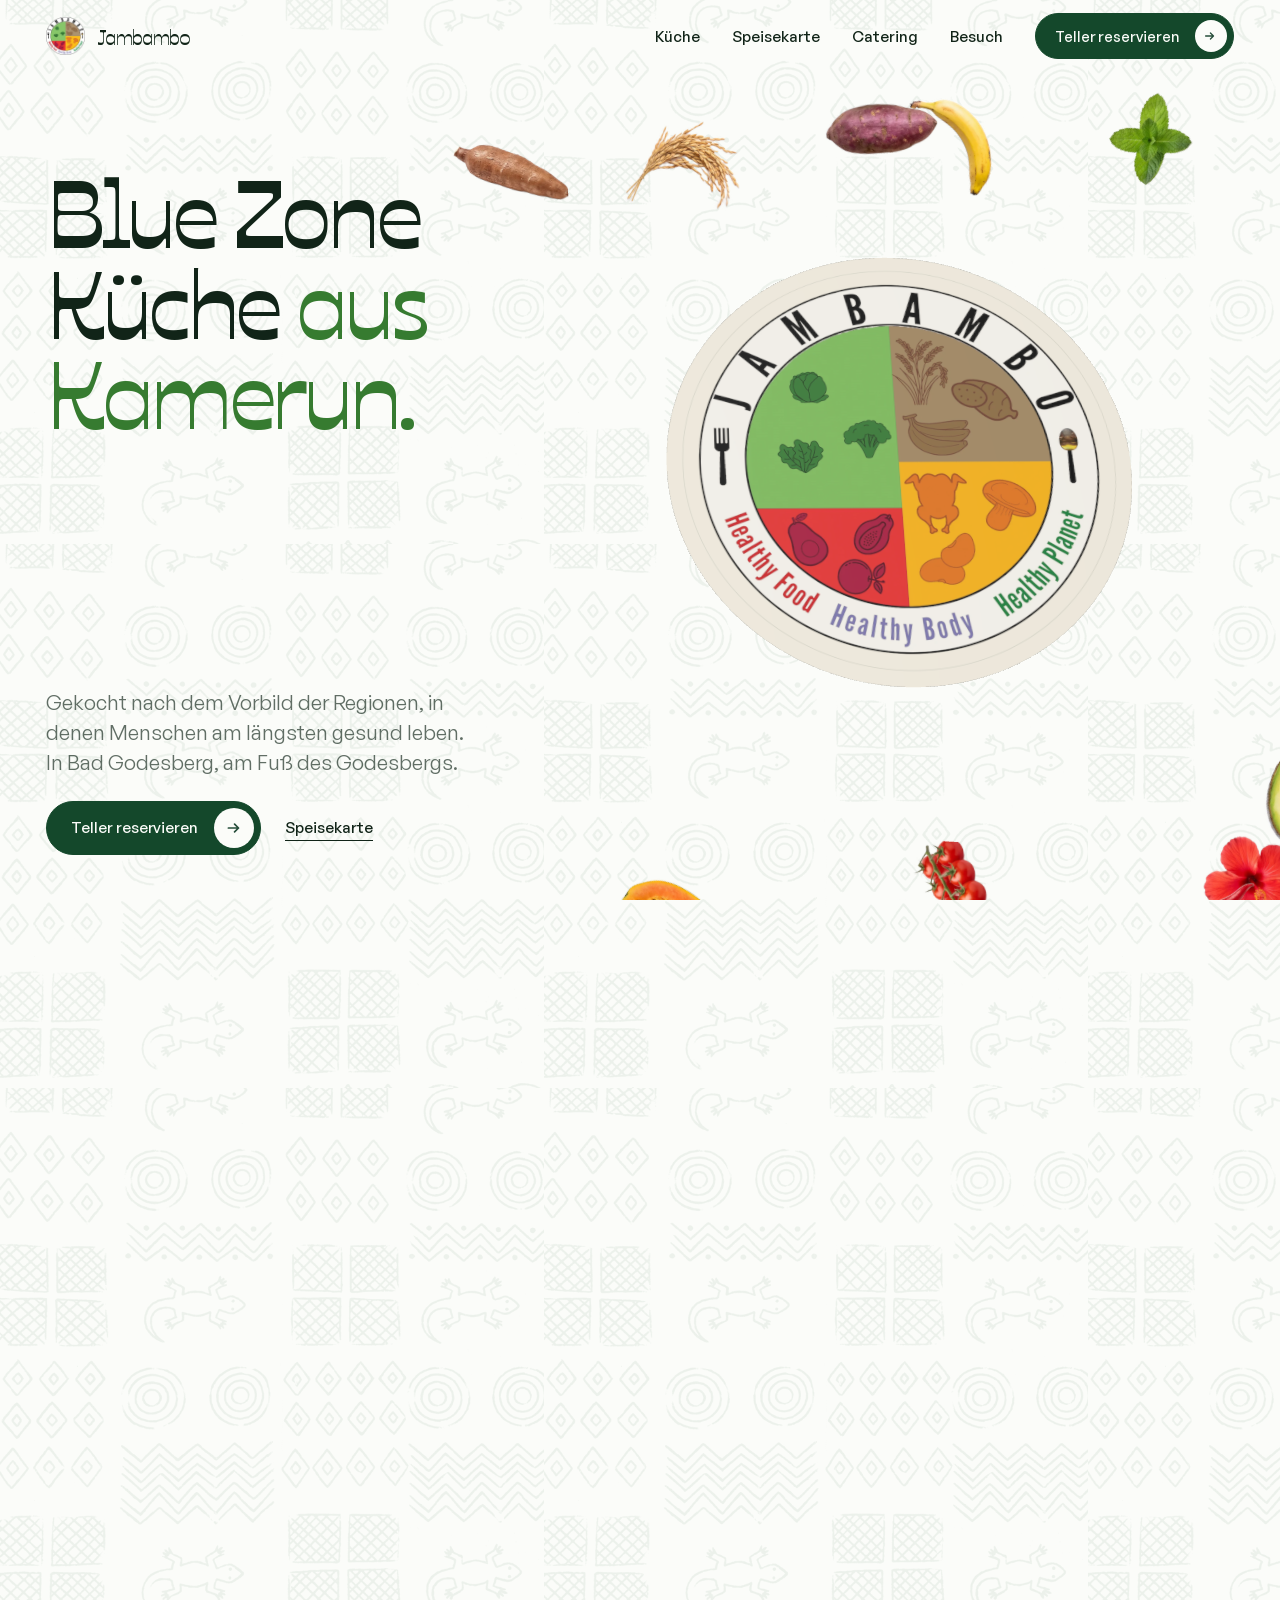
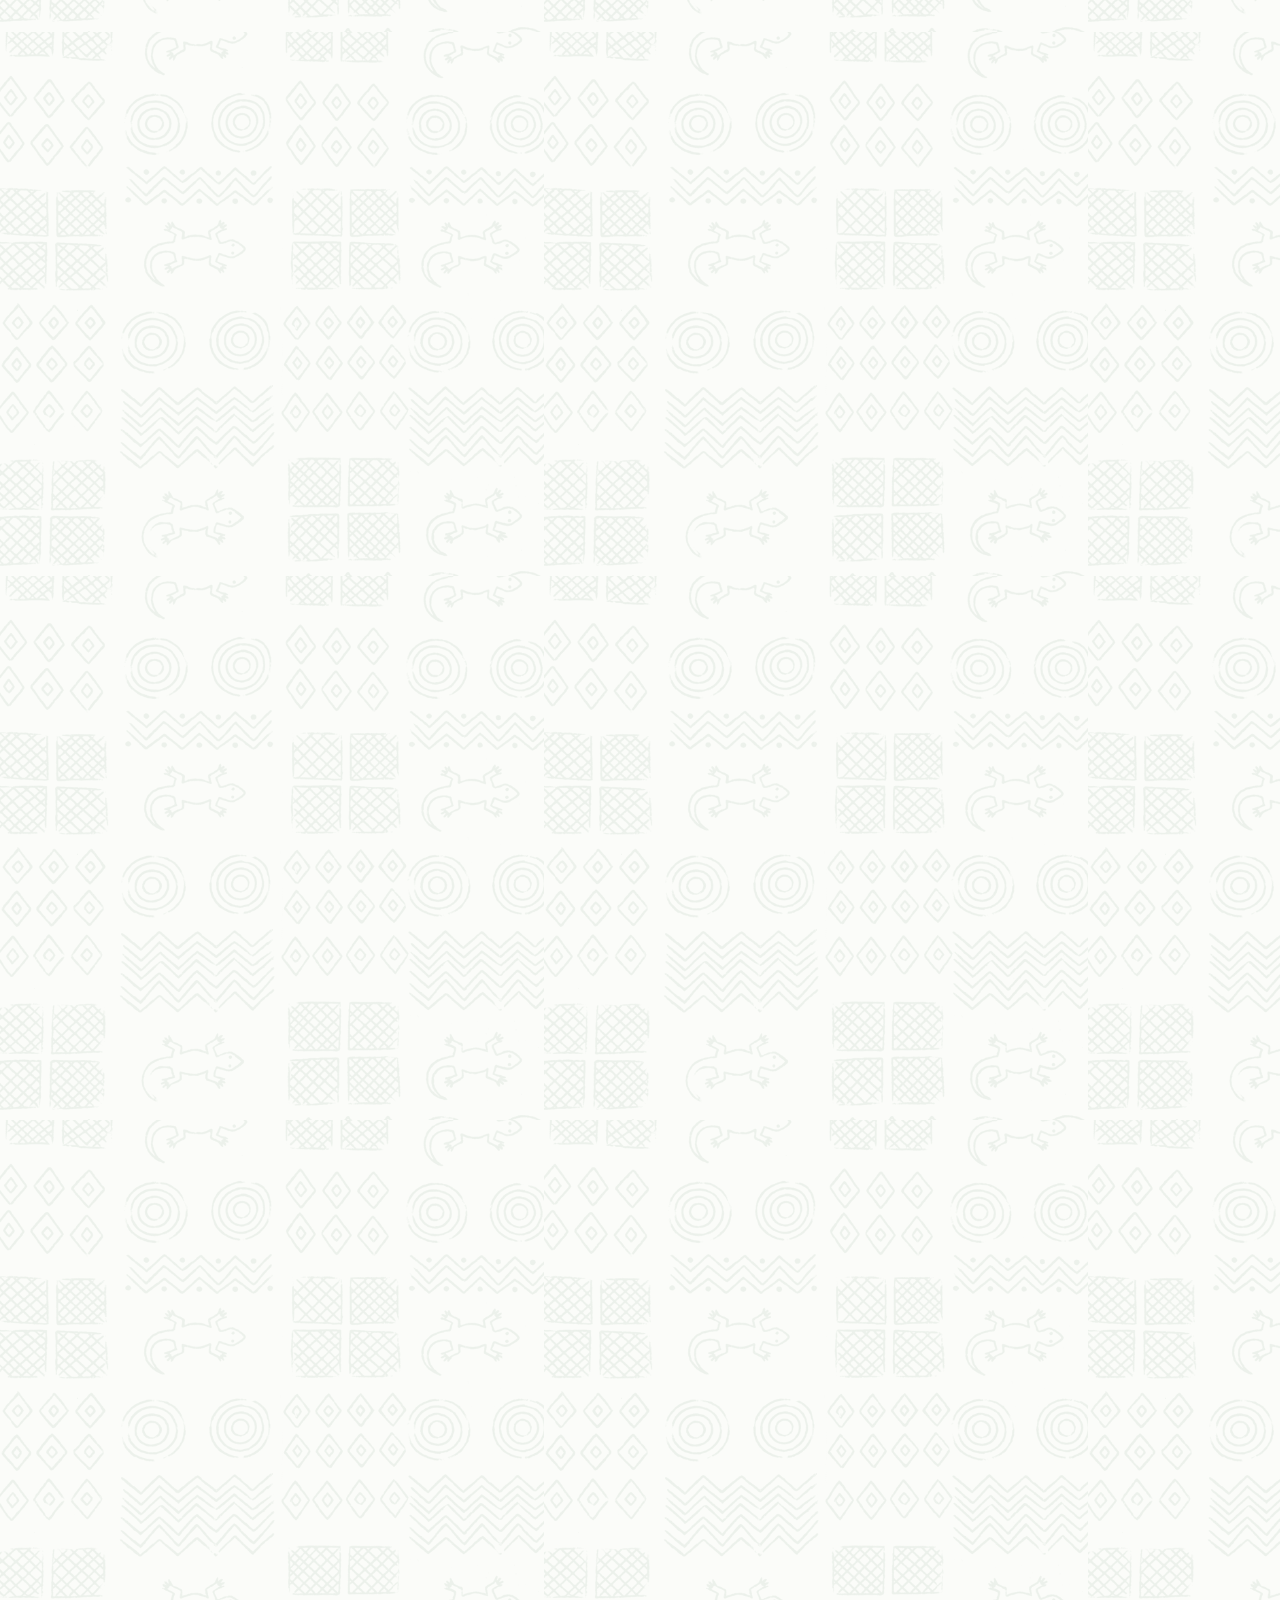
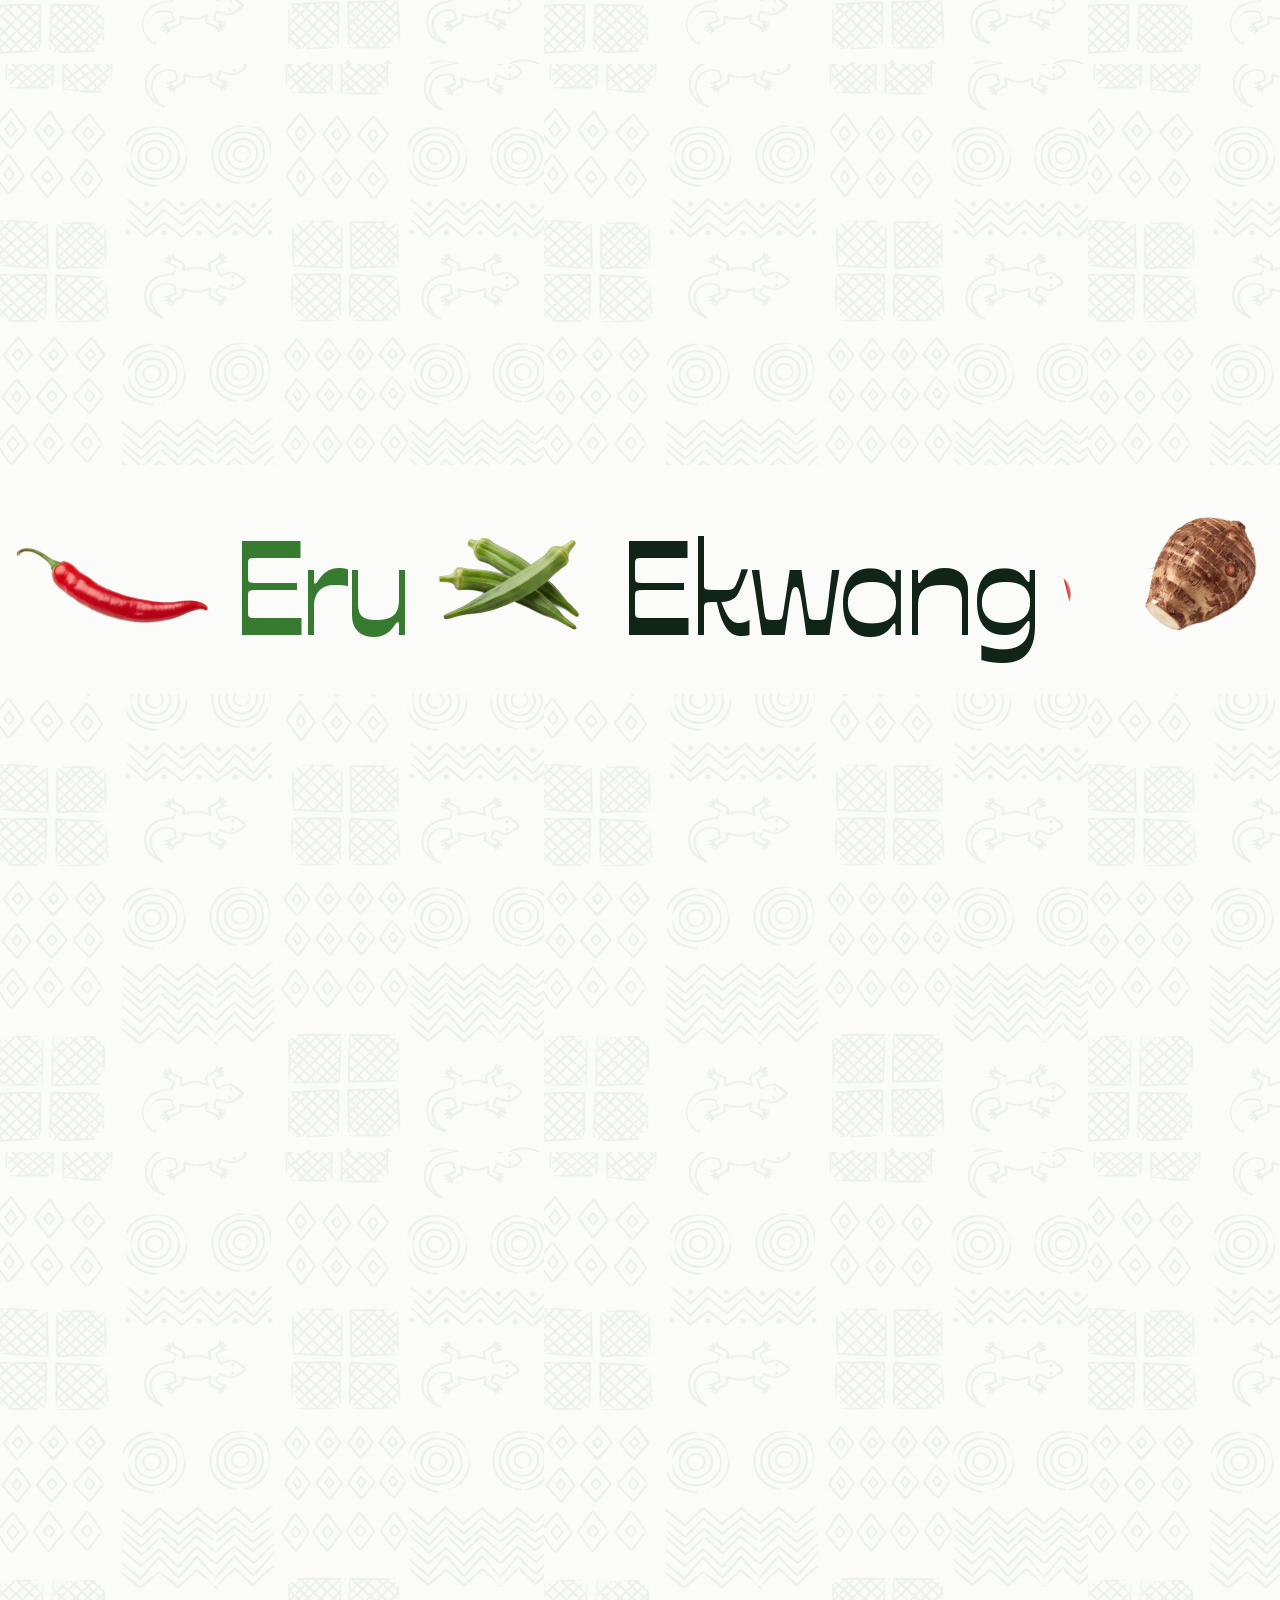
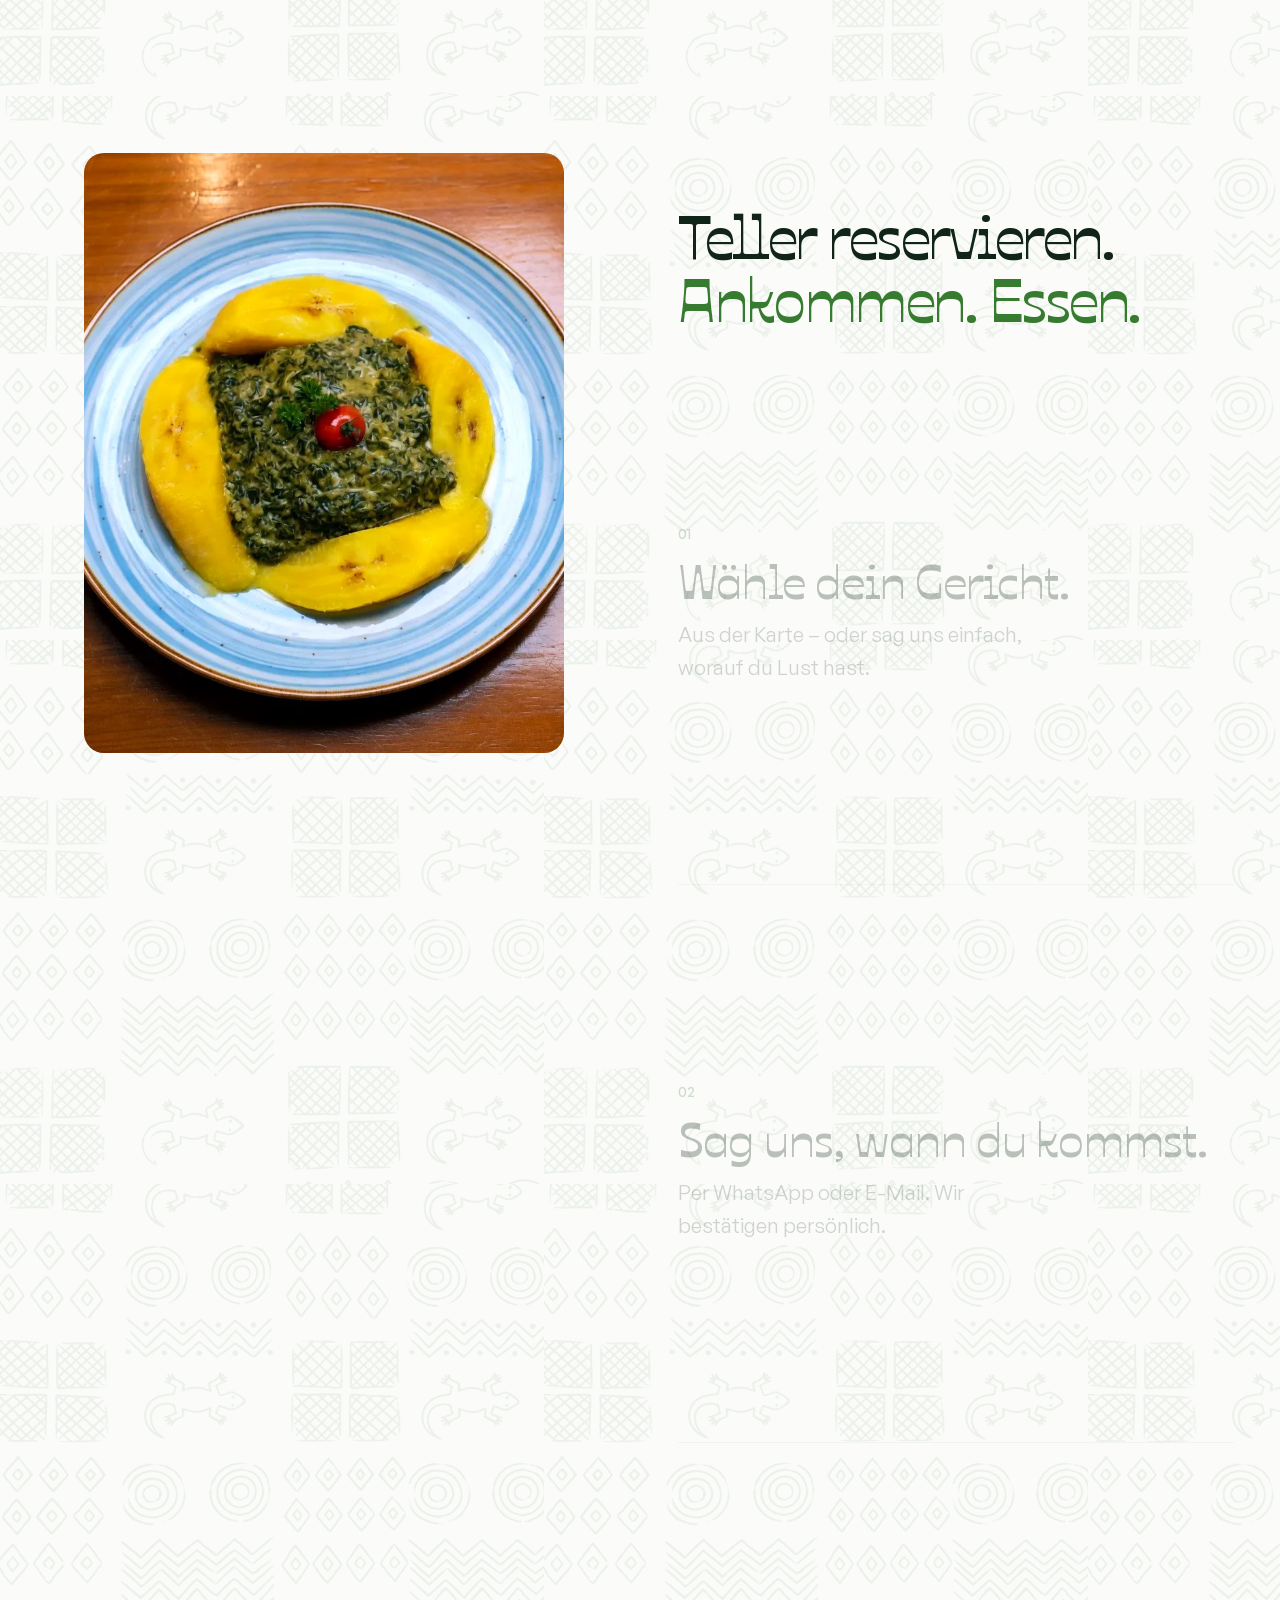
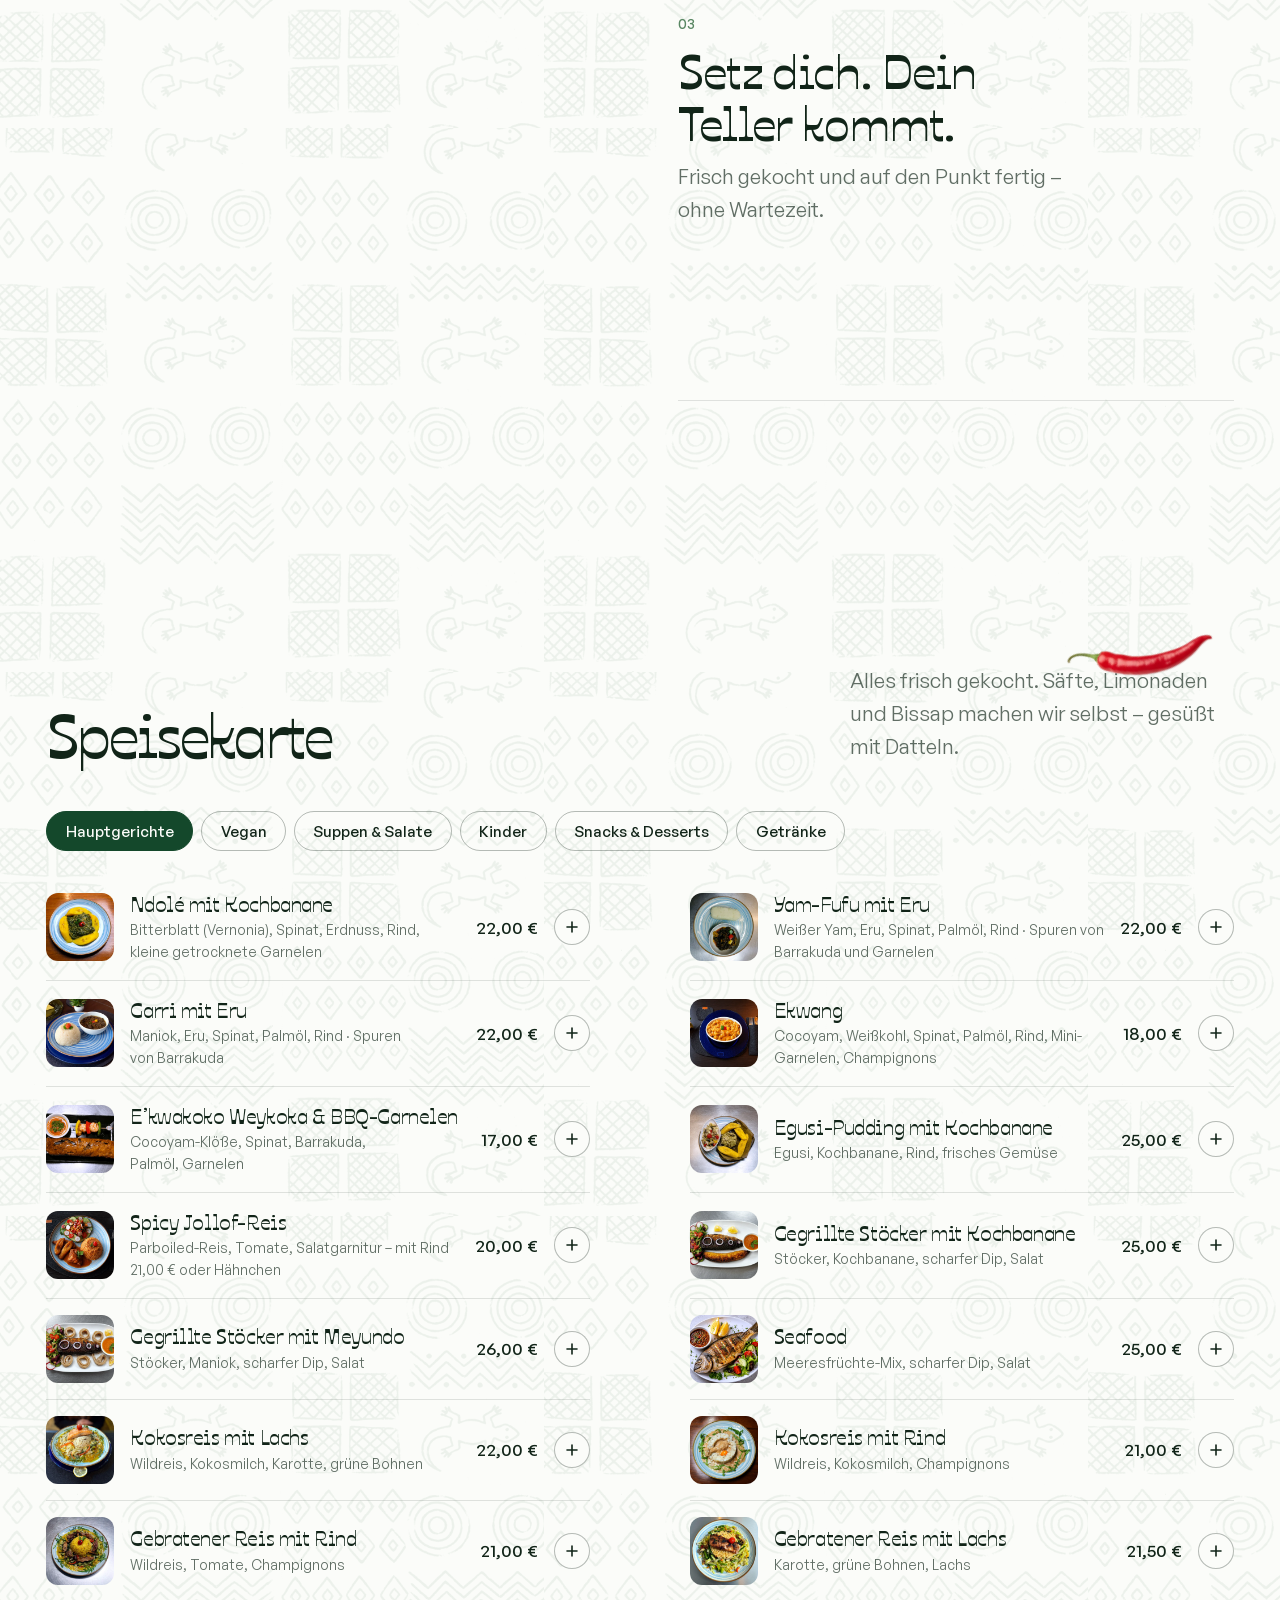
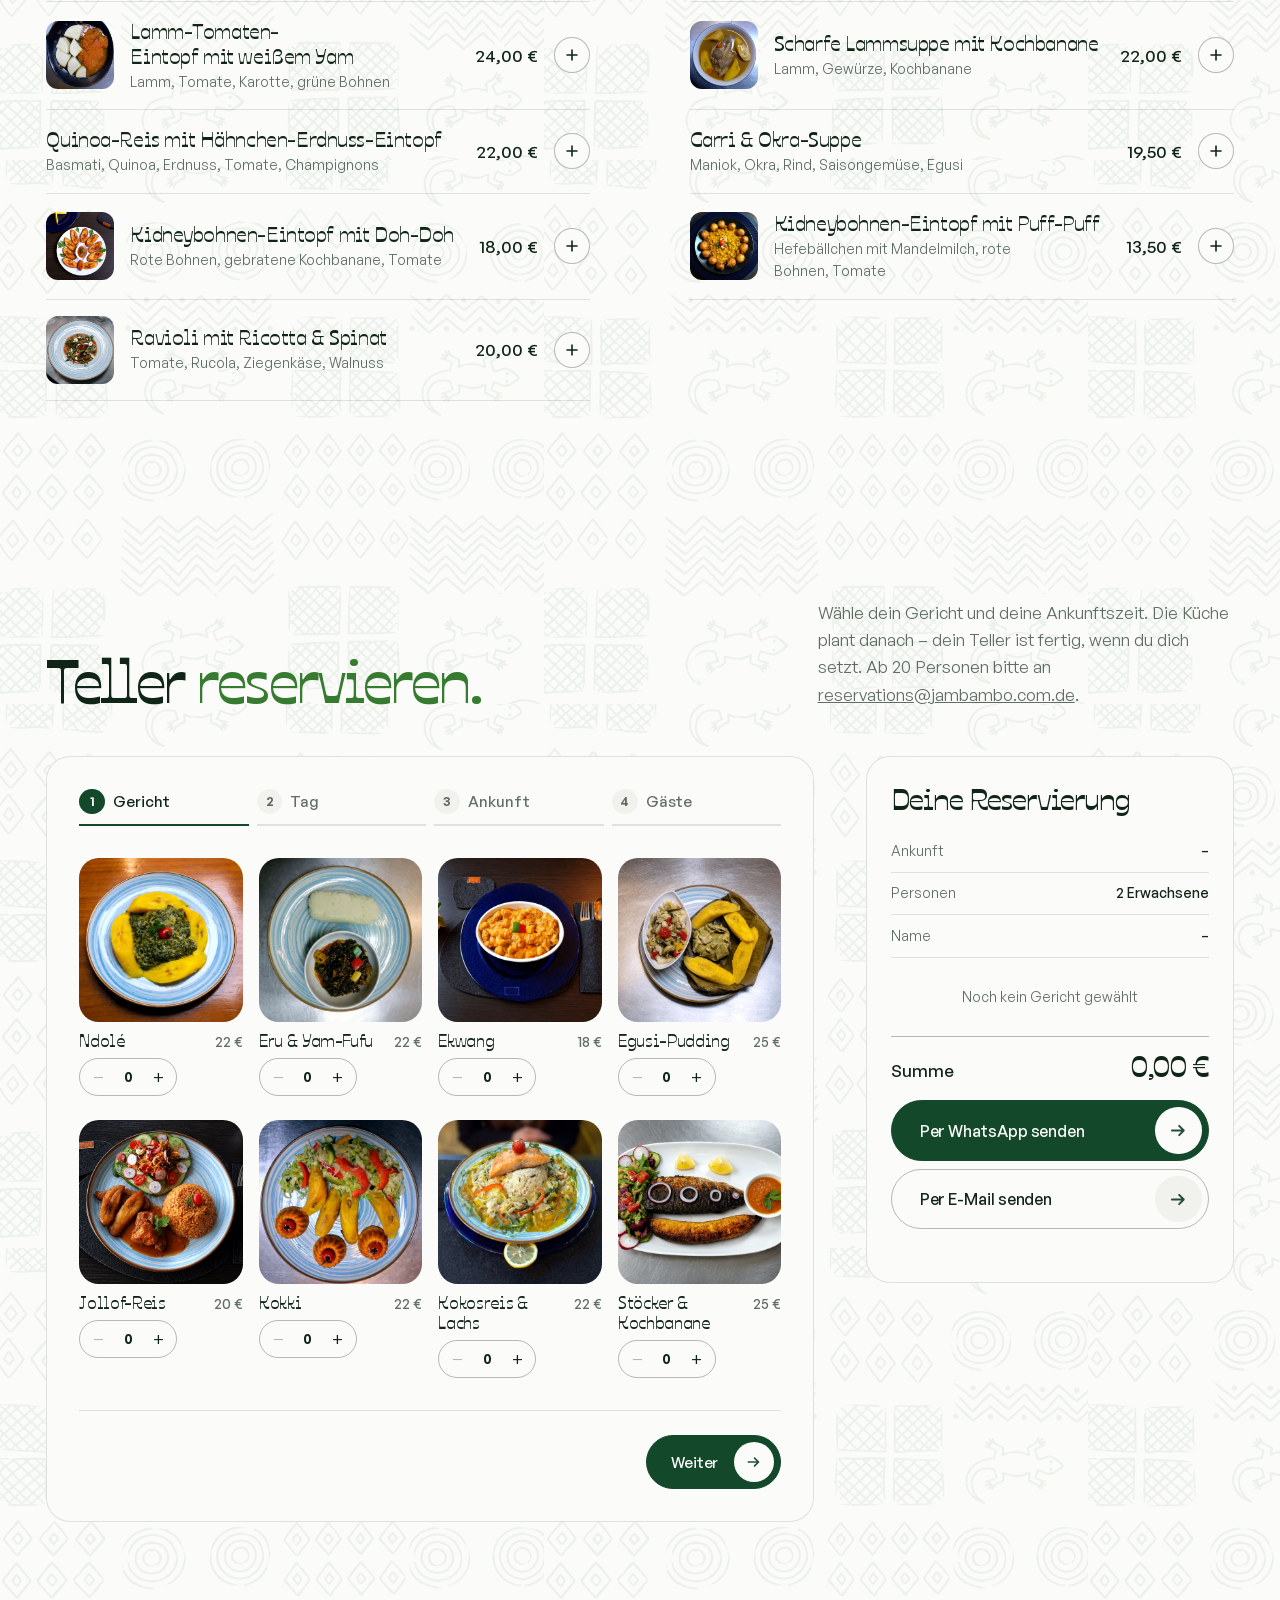
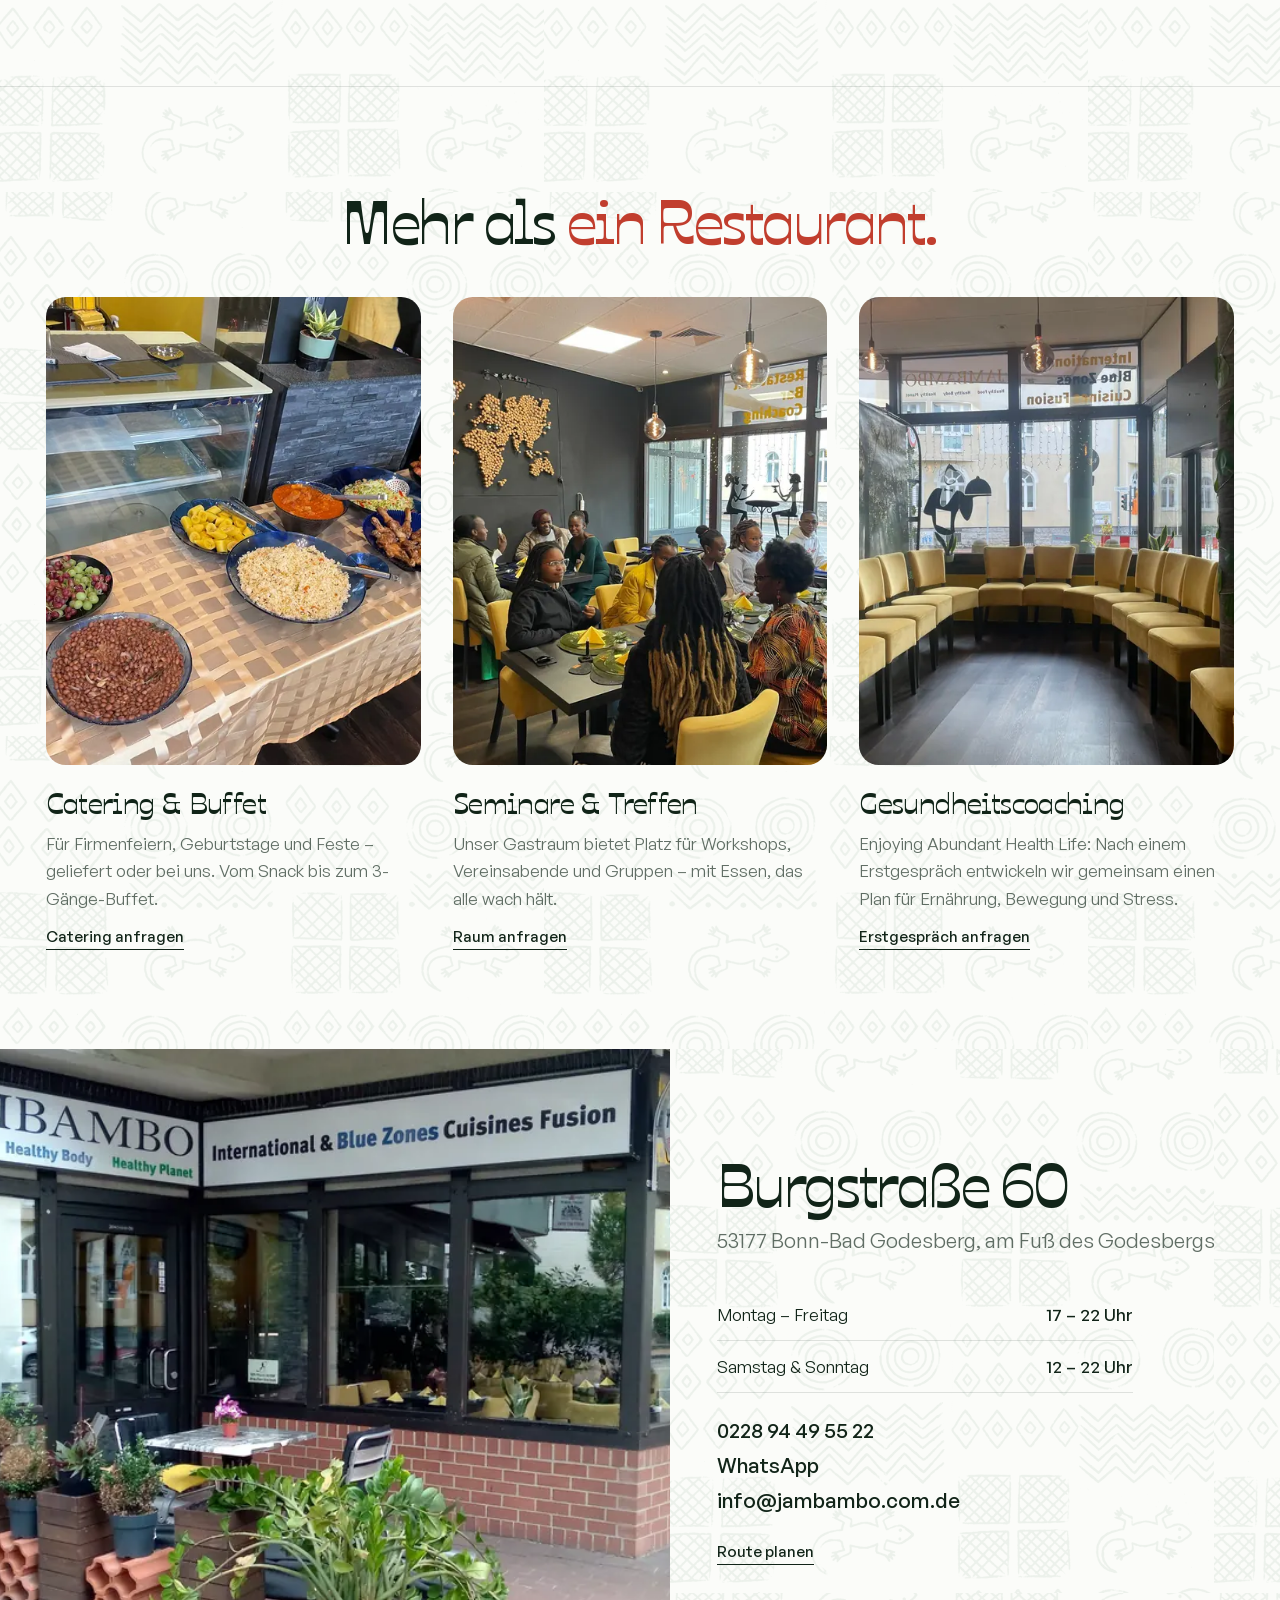
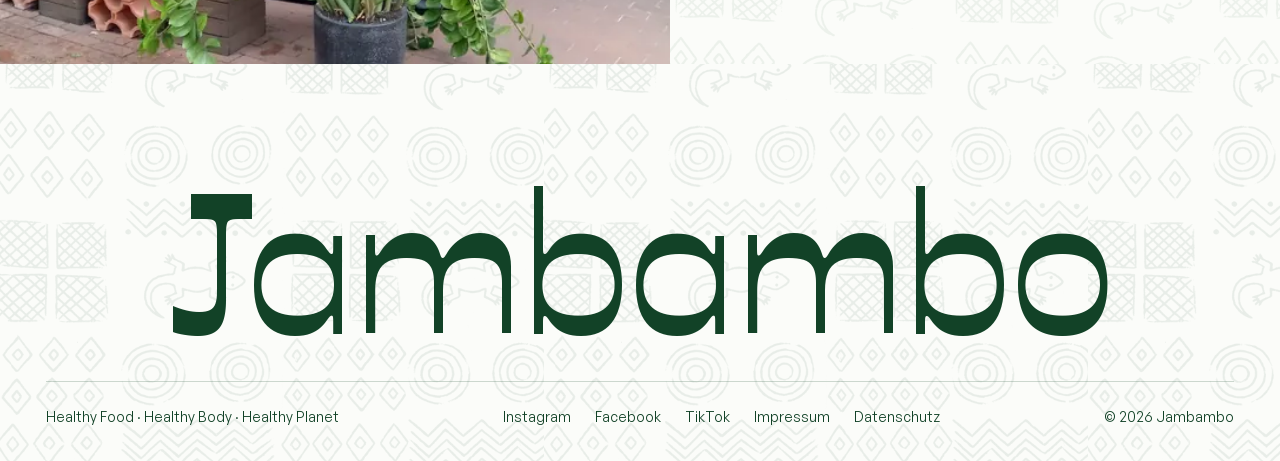
<file: index.html>
<!doctype html>
<html lang="de">
<head>
  <meta charset="utf-8">
  <meta name="viewport" content="width=device-width, initial-scale=1">
  <title>Jambambo – Kamerunische Blue-Zone-Küche in Bonn-Bad Godesberg</title>
  <meta name="description" content="Jambambo in Bonn-Bad Godesberg: frisch gekochte kamerunische Küche nach dem Vorbild der Blue Zones. Teller reservieren – sag uns, wann du kommst, und dein Essen ist auf den Punkt fertig.">
  <meta name="robots" content="noindex, nofollow">
  <!-- Entwurf: vor dem Livegang auf jambambo.com.de wieder canonical setzen und noindex entfernen -->
  <meta property="og:title" content="Jambambo – Teller reservieren">
  <meta property="og:description" content="Kamerunische Blue-Zone-Küche in Bonn-Bad Godesberg. Sag uns, wann du kommst – dein Teller ist auf den Punkt fertig.">
  <meta property="og:image" content="https://karolinio.github.io/jambambo-web/img/og.jpg">
  <meta property="og:image:width" content="1200">
  <meta property="og:image:height" content="630">
  <meta property="og:url" content="https://karolinio.github.io/jambambo-web/">
  <meta property="og:type" content="restaurant">
  <meta name="theme-color" content="#f7f3ea">
  <link rel="icon" href="img/favicon.png">
  <link rel="apple-touch-icon" href="img/apple-touch-icon.png">
  <link rel="preload" href="fonts/ojuju.woff2" as="font" type="font/woff2" crossorigin>
  <link rel="preload" href="fonts/general-sans-400.woff2" as="font" type="font/woff2" crossorigin>
  <link rel="preload" href="img/logo-640.webp" as="image" fetchpriority="high">
  <link rel="stylesheet" href="css/tokens.css">
  <link rel="stylesheet" href="css/base.css">
  <link rel="stylesheet" href="css/sections.css">
  <link rel="stylesheet" href="css/booker.css">
  <link rel="stylesheet" href="css/tray.css">
  <link rel="stylesheet" href="css/accents.css">
  <script type="application/ld+json">
  {
    "@context": "https://schema.org",
    "@type": "Restaurant",
    "name": "Jambambo",
    "description": "Kamerunisches, von den Blue Zones inspiriertes Restaurant mit Gesundheitscoaching.",
    "servesCuisine": ["Kamerunisch", "Afrikanisch", "Vegan", "Gesund"],
    "address": {"@type": "PostalAddress", "streetAddress": "Burgstraße 60", "postalCode": "53177", "addressLocality": "Bonn", "addressCountry": "DE"},
    "telephone": "+49 228 94495522",
    "email": "info@jambambo.com.de",
    "url": "https://jambambo.com.de/",
    "menu": "https://jambambo.com.de/#speisekarte",
    "acceptsReservations": true,
    "priceRange": "€€",
    "openingHoursSpecification": [
      {"@type": "OpeningHoursSpecification", "dayOfWeek": ["Monday","Tuesday","Wednesday","Thursday","Friday"], "opens": "17:00", "closes": "22:00"},
      {"@type": "OpeningHoursSpecification", "dayOfWeek": ["Saturday","Sunday"], "opens": "12:00", "closes": "22:00"}
    ],
    "sameAs": ["https://www.instagram.com/jambamborestaubar/", "https://www.facebook.com/profile.php?id=61586997204066"]
  }
  </script>
</head>
<body>
  <a class="skip" href="#main">Zum Inhalt springen</a>

  <header class="site-header" data-header>
    <nav class="nav" aria-label="Hauptnavigation">
      <a class="brand" href="#top" aria-label="Jambambo – zum Seitenanfang">
        <img src="img/logo-160.webp" width="160" height="160" alt="">
        <span>Jambambo</span>
      </a>
      <ul class="nav__links" id="nav-links">
        <li><a href="#kueche">Küche</a></li>
        <li><a href="#speisekarte">Speisekarte</a></li>
        <li><a href="#mehr">Catering</a></li>
        <li><a href="#besuch">Besuch</a></li>
      </ul>
      <a class="btn btn--sm nav__cta" href="#reservieren">Teller reservieren</a>
      <button class="nav__toggle" type="button" aria-expanded="false" aria-controls="nav-links" data-nav-toggle>
        <span class="visually-hidden">Menü öffnen</span><i></i><i></i>
      </button>
    </nav>
  </header>

  <main id="main">
    <!-- HERO: Zutaten schweben, beim Scrollen landen sie auf dem Teller -->
    <section class="hero" id="top" aria-labelledby="hero-title" data-hero>
      <div class="hero__stage" data-hero-stage>
        <h1 id="hero-title" class="hero__title" data-hero-title>
          <span class="line">Blue Zone</span>
          <span class="line">Küche <em>aus</em></span>
          <span class="line"><em>Kamerun.</em></span>
        </h1>

        <canvas class="hero__canvas" data-hero-canvas aria-hidden="true"></canvas>

        <div class="hero__fallback" data-hero-fallback aria-hidden="true">
          <img class="hero__plate" src="img/logo-640.webp" srcset="img/logo-640.webp 640w, img/logo-1100.webp 1100w" sizes="(min-width: 60rem) 30vw, 62vw" width="640" height="640" alt="" fetchpriority="high">
          <img class="fb fb--1" src="img/produce/cabbage.webp" alt="" width="260" height="260">
          <img class="fb fb--2" src="img/produce/papaya.webp" alt="" width="260" height="260">
          <img class="fb fb--3" src="img/produce/plantain.webp" alt="" width="260" height="260">
          <img class="fb fb--4" src="img/produce/hibiscus.webp" alt="" width="260" height="260">
          <img class="fb fb--5" src="img/produce/mushroom.webp" alt="" width="260" height="260">
          <img class="fb fb--6" src="img/produce/chili.webp" alt="" width="260" height="260">
        </div>

        <div class="hero__foot" data-hero-foot>
          <p class="hero__lead">Gekocht nach dem Vorbild der Regionen, in denen Menschen am längsten gesund leben. In Bad Godesberg, am Fuß des Godesbergs.</p>
          <div class="hero__actions">
            <a class="btn" href="#reservieren">Teller reservieren</a>
            <a class="link" href="#speisekarte">Speisekarte</a>
          </div>
        </div>

        <div class="hero__promise" data-hero-promise>
          <p class="hero__promise-title">Sag uns, wann du kommst.<br><em>Dein Teller ist auf den Punkt fertig.</em></p>
          <a class="btn" href="#reservieren">Teller reservieren</a>
        </div>
      </div>
    </section>

    <!-- GERICHTE: horizontale Fahrt, Teller drehen sich -->
    <section class="ride chapter chapter--forest" id="kueche" aria-labelledby="kueche-title" data-ride data-blende>
      <div class="ride__pin" data-ride-pin>
        <h2 id="kueche-title" class="ride__title stagger"><span class="line">Fünf Gerichte,</span> <span class="line"><em>die du hier zum</em></span> <span class="line"><em>ersten Mal isst.</em></span></h2>
        <ol class="ride__track" data-ride-track>
          <li class="dish-card">
            <img class="dish-card__plate" src="img/dishes/ndole-900.webp" width="900" height="900" loading="lazy" alt="Ndolé mit Rindfleisch und gebratener Kochbanane">
            <div class="dish-card__text"><h3>Ndolé</h3><span class="price">22 €</span></div>
            <p>Kameruns Nationalgericht: Bitterblatt-Gemüse in Erdnusssauce, mit Rind, Garnelen und gebratener Kochbanane.</p>
          </li>
          <li class="dish-card">
            <img class="dish-card__plate" src="img/dishes/yam-fufu-eru-900.webp" width="900" height="900" loading="lazy" alt="Eru-Blattgemüse mit weißem Yam-Fufu">
            <div class="dish-card__text"><h3>Eru &amp; Yam-Fufu</h3><span class="price">22 €</span></div>
            <p>Fein geschnittenes Eru-Blattgemüse mit Spinat und Palmöl, dazu weißes Yam-Fufu zum Eintunken.</p>
          </li>
          <li class="dish-card">
            <img class="dish-card__plate" src="img/dishes/ekwang-900.webp" width="900" height="900" loading="lazy" alt="Ekwang: in Blätter gerollte Cocoyam in Palmölsauce">
            <div class="dish-card__text"><h3>Ekwang</h3><span class="price">18 €</span></div>
            <p>Geriebene Cocoyam, in Blätter gerollt und in Palmölsauce mit Weißkohl, Spinat, Rind und Garnelen gegart.</p>
          </li>
          <li class="dish-card">
            <img class="dish-card__plate" src="img/dishes/egusi-900.webp" width="900" height="900" loading="lazy" alt="Egusi-Pudding mit Kochbanane und frischem Gemüse">
            <div class="dish-card__text"><h3>Egusi-Pudding</h3><span class="price">25 €</span></div>
            <p>Gemahlene Melonenkerne, gedämpft mit Rind und frischem Gemüse, serviert mit Kochbanane.</p>
          </li>
          <li class="dish-card">
            <img class="dish-card__plate" src="img/dishes/jollof-900.webp" width="900" height="900" loading="lazy" alt="Würziger Jollof-Reis mit Hähnchen">
            <div class="dish-card__text"><h3>Jollof-Reis</h3><span class="price">ab 20 €</span></div>
            <p>Westafrikas Festtagsreis, in würziger Tomatensauce gegart – mit Hähnchen oder Rind.</p>
          </li>
        </ol>
      </div>
    </section>

    <!-- BAND: Gerichtnamen mit Zutaten dazwischen, läuft mit dem Scroll -->
    <section class="band" aria-label="Gerichte bei Jambambo">
      <div class="band__track" data-band>
        <div class="band__run"><span>Ndolé</span><img src="img/produce/chili.webp" alt="" width="200" height="200" loading="lazy"><em>Eru</em><img src="img/produce/okra.webp" alt="" width="200" height="200" loading="lazy"><span>Ekwang</span><img src="img/produce/cocoyam.webp" alt="" width="200" height="200" loading="lazy"><em>Egusi</em><img src="img/produce/peanuts.webp" alt="" width="200" height="200" loading="lazy"><span>Jollof</span><img src="img/produce/tomatoes.webp" alt="" width="200" height="200" loading="lazy"><em>Kokki</em><img src="img/produce/plantain.webp" alt="" width="200" height="200" loading="lazy"><span>Bissap</span><img src="img/produce/hibiscus.webp" alt="" width="200" height="200" loading="lazy"><em>Fufu</em><img src="img/produce/yam.webp" alt="" width="200" height="200" loading="lazy"></div>
        <div class="band__run" aria-hidden="true"><span>Ndolé</span><img src="img/produce/chili.webp" alt="" width="200" height="200" loading="lazy"><em>Eru</em><img src="img/produce/okra.webp" alt="" width="200" height="200" loading="lazy"><span>Ekwang</span><img src="img/produce/cocoyam.webp" alt="" width="200" height="200" loading="lazy"><em>Egusi</em><img src="img/produce/peanuts.webp" alt="" width="200" height="200" loading="lazy"><span>Jollof</span><img src="img/produce/tomatoes.webp" alt="" width="200" height="200" loading="lazy"><em>Kokki</em><img src="img/produce/plantain.webp" alt="" width="200" height="200" loading="lazy"><span>Bissap</span><img src="img/produce/hibiscus.webp" alt="" width="200" height="200" loading="lazy"><em>Fufu</em><img src="img/produce/yam.webp" alt="" width="200" height="200" loading="lazy"></div>
      </div>
    </section>

    <!-- SO FUNKTIONIERT TELLER RESERVIEREN -->
    <section class="steps" aria-labelledby="steps-title" data-steps>
      <div class="steps__visual" data-steps-visual>
        <img class="is-active" src="img/brand/ingredients-900.webp" width="900" height="1125" loading="lazy" alt="Zutaten für Ndolé: Bitterblatt, Kochbananen, Erdnüsse, Palmöl, Flusskrebse">
        <img src="img/brand/table-900.webp" width="900" height="1125" loading="lazy" alt="Ein gedeckter Platz wartet">
        <img src="img/dishes/ndole-900.webp" width="900" height="900" loading="lazy" alt="Ndolé mit Kochbanane">
      </div>
      <div class="steps__copy">
        <h2 id="steps-title" class="steps__title stagger"><span class="line">Teller reservieren.</span> <span class="line"><em>Ankommen. Essen.</em></span></h2>
        <ol class="steps__list">
          <li data-step>
            <span class="steps__num">01</span>
            <h3>Wähle dein Gericht.</h3>
            <p>Aus der Karte – oder sag uns einfach, worauf du Lust hast.</p>
          </li>
          <li data-step>
            <span class="steps__num">02</span>
            <h3>Sag uns, wann du kommst.</h3>
            <p>Per WhatsApp oder E-Mail. Wir bestätigen persönlich.</p>
          </li>
          <li data-step>
            <span class="steps__num">03</span>
            <h3>Setz dich. Dein Teller kommt.</h3>
            <p>Frisch gekocht und auf den Punkt fertig – ohne Wartezeit.</p>
          </li>
        </ol>
      </div>
    </section>

    <!-- SPEISEKARTE -->
    <section class="menu" id="speisekarte" aria-labelledby="menu-title">
      <img class="drift drift--menu" data-drift="40" src="img/produce/chili.webp" alt="" width="200" height="200" loading="lazy">
      <header class="menu__head">
        <h2 id="menu-title">Speisekarte</h2>
        <p>Alles frisch gekocht. Säfte, Limonaden und Bissap machen wir selbst – gesüßt mit Datteln.</p>
      </header>

      <div class="tabs" role="tablist" aria-label="Kategorien der Speisekarte" data-tabs>
        <button role="tab" id="tab-haupt" aria-controls="panel-haupt" aria-selected="true">Hauptgerichte</button>
        <button role="tab" id="tab-vegan" aria-controls="panel-vegan" aria-selected="false" tabindex="-1">Vegan</button>
        <button role="tab" id="tab-vor" aria-controls="panel-vor" aria-selected="false" tabindex="-1">Suppen &amp; Salate</button>
        <button role="tab" id="tab-kinder" aria-controls="panel-kinder" aria-selected="false" tabindex="-1">Kinder</button>
        <button role="tab" id="tab-snacks" aria-controls="panel-snacks" aria-selected="false" tabindex="-1">Snacks &amp; Desserts</button>
        <button role="tab" id="tab-drinks" aria-controls="panel-drinks" aria-selected="false" tabindex="-1">Getränke</button>
      </div>

      <div class="menu__panel" role="tabpanel" id="panel-haupt" aria-labelledby="tab-haupt" tabindex="0">
        <ul class="dishes">
          <li data-preview="img/dishes/ndole-900.webp"><img src="img/dishes/ndole-480.webp" width="480" height="480" loading="lazy" alt=""><div><h3>Ndolé mit Kochbanane</h3><p>Bitterblatt (Vernonia), Spinat, Erdnuss, Rind, kleine getrocknete Garnelen</p></div><span class="price">22,00 €</span></li>
          <li data-preview="img/dishes/yam-fufu-eru-900.webp"><img src="img/dishes/yam-fufu-eru-480.webp" width="480" height="480" loading="lazy" alt=""><div><h3>Yam-Fufu mit Eru</h3><p>Weißer Yam, Eru, Spinat, Palmöl, Rind · Spuren von Barrakuda und Garnelen</p></div><span class="price">22,00 €</span></li>
          <li data-preview="img/dishes/garri-eru-900.webp"><img src="img/dishes/garri-eru-480.webp" width="480" height="480" loading="lazy" alt=""><div><h3>Garri mit Eru</h3><p>Maniok, Eru, Spinat, Palmöl, Rind · Spuren von Barrakuda</p></div><span class="price">22,00 €</span></li>
          <li data-preview="img/dishes/ekwang-900.webp"><img src="img/dishes/ekwang-480.webp" width="480" height="480" loading="lazy" alt=""><div><h3>Ekwang</h3><p>Cocoyam, Weißkohl, Spinat, Palmöl, Rind, Mini-Garnelen, Champignons</p></div><span class="price">18,00 €</span></li>
          <li data-preview="img/dishes/kwakoko-900.webp"><img src="img/dishes/kwakoko-480.webp" width="480" height="480" loading="lazy" alt=""><div><h3>E’kwakoko Weykoka &amp; BBQ-Garnelen</h3><p>Cocoyam-Klöße, Spinat, Barrakuda, Palmöl, Garnelen</p></div><span class="price">17,00 €</span></li>
          <li data-preview="img/dishes/egusi-900.webp"><img src="img/dishes/egusi-480.webp" width="480" height="480" loading="lazy" alt=""><div><h3>Egusi-Pudding mit Kochbanane</h3><p>Egusi, Kochbanane, Rind, frisches Gemüse</p></div><span class="price">25,00 €</span></li>
          <li data-preview="img/dishes/jollof-900.webp"><img src="img/dishes/jollof-480.webp" width="480" height="480" loading="lazy" alt=""><div><h3>Spicy Jollof-Reis</h3><p>Parboiled-Reis, Tomate, Salatgarnitur – mit Rind 21,00 € oder Hähnchen</p></div><span class="price">20,00 €</span></li>
          <li data-preview="img/dishes/fish-plantain-900.webp"><img src="img/dishes/fish-plantain-480.webp" width="480" height="480" loading="lazy" alt=""><div><h3>Gegrillte Stöcker mit Kochbanane</h3><p>Stöcker, Kochbanane, scharfer Dip, Salat</p></div><span class="price">25,00 €</span></li>
          <li data-preview="img/dishes/fish-meyundo-900.webp"><img src="img/dishes/fish-meyundo-480.webp" width="480" height="480" loading="lazy" alt=""><div><h3>Gegrillte Stöcker mit Meyundo</h3><p>Stöcker, Maniok, scharfer Dip, Salat</p></div><span class="price">26,00 €</span></li>
          <li data-preview="img/dishes/seafood-900.webp"><img src="img/dishes/seafood-480.webp" width="480" height="480" loading="lazy" alt=""><div><h3>Seafood</h3><p>Meeresfrüchte-Mix, scharfer Dip, Salat</p></div><span class="price">25,00 €</span></li>
          <li data-preview="img/dishes/coconut-salmon-900.webp"><img src="img/dishes/coconut-salmon-480.webp" width="480" height="480" loading="lazy" alt=""><div><h3>Kokosreis mit Lachs</h3><p>Wildreis, Kokosmilch, Karotte, grüne Bohnen</p></div><span class="price">22,00 €</span></li>
          <li data-preview="img/dishes/coconut-beef-900.webp"><img src="img/dishes/coconut-beef-480.webp" width="480" height="480" loading="lazy" alt=""><div><h3>Kokosreis mit Rind</h3><p>Wildreis, Kokosmilch, Champignons</p></div><span class="price">21,00 €</span></li>
          <li data-preview="img/dishes/fried-rice-beef-900.webp"><img src="img/dishes/fried-rice-beef-480.webp" width="480" height="480" loading="lazy" alt=""><div><h3>Gebratener Reis mit Rind</h3><p>Wildreis, Tomate, Champignons</p></div><span class="price">21,00 €</span></li>
          <li data-preview="img/dishes/fried-rice-salmon-900.webp"><img src="img/dishes/fried-rice-salmon-480.webp" width="480" height="480" loading="lazy" alt=""><div><h3>Gebratener Reis mit Lachs</h3><p>Karotte, grüne Bohnen, Lachs</p></div><span class="price">21,50 €</span></li>
          <li data-preview="img/dishes/lamb-yam-900.webp"><img src="img/dishes/lamb-yam-480.webp" width="480" height="480" loading="lazy" alt=""><div><h3>Lamm-Tomaten-Eintopf mit weißem Yam</h3><p>Lamm, Tomate, Karotte, grüne Bohnen</p></div><span class="price">24,00 €</span></li>
          <li data-preview="img/dishes/lamb-soup-900.webp"><img src="img/dishes/lamb-soup-480.webp" width="480" height="480" loading="lazy" alt=""><div><h3>Scharfe Lammsuppe mit Kochbanane</h3><p>Lamm, Gewürze, Kochbanane</p></div><span class="price">22,00 €</span></li>
          <li><div><h3>Quinoa-Reis mit Hähnchen-Erdnuss-Eintopf</h3><p>Basmati, Quinoa, Erdnuss, Tomate, Champignons</p></div><span class="price">22,00 €</span></li>
          <li><div><h3>Garri &amp; Okra-Suppe</h3><p>Maniok, Okra, Rind, Saisongemüse, Egusi</p></div><span class="price">19,50 €</span></li>
          <li data-preview="img/dishes/doh-doh-900.webp"><img src="img/dishes/doh-doh-480.webp" width="480" height="480" loading="lazy" alt=""><div><h3>Kidneybohnen-Eintopf mit Doh-Doh</h3><p>Rote Bohnen, gebratene Kochbanane, Tomate</p></div><span class="price">18,00 €</span></li>
          <li data-preview="img/dishes/puff-puff-900.webp"><img src="img/dishes/puff-puff-480.webp" width="480" height="480" loading="lazy" alt=""><div><h3>Kidneybohnen-Eintopf mit Puff-Puff</h3><p>Hefebällchen mit Mandelmilch, rote Bohnen, Tomate</p></div><span class="price">13,50 €</span></li>
          <li data-preview="img/dishes/ravioli-900.webp"><img src="img/dishes/ravioli-480.webp" width="480" height="480" loading="lazy" alt=""><div><h3>Ravioli mit Ricotta &amp; Spinat</h3><p>Tomate, Rucola, Ziegenkäse, Walnuss</p></div><span class="price">20,00 €</span></li>
        </ul>
      </div>

      <div class="menu__panel" role="tabpanel" id="panel-vegan" aria-labelledby="tab-vegan" tabindex="0" hidden>
        <ul class="dishes">
          <li data-preview="img/dishes/kokki-900.webp"><img src="img/dishes/kokki-480.webp" width="480" height="480" loading="lazy" alt=""><div><h3>Kokki-Bohnenpudding mit Kochbanane</h3><p>Augenbohnen, Spinat oder Mangold, Palmöl</p></div><span class="price">22,00 €</span></li>
          <li data-preview="img/dishes/beetroot-rice-900.webp"><img src="img/dishes/beetroot-rice-480.webp" width="480" height="480" loading="lazy" alt=""><div><h3>Rote-Bete-Reis mit Cashews</h3><p>Rote Bete, Wildreis, Karotte, Champignons, Brokkoli</p></div><span class="price">22,00 €</span></li>
          <li data-preview="img/dishes/fufu-corn-900.webp"><img src="img/dishes/fufu-corn-480.webp" width="480" height="480" loading="lazy" alt=""><div><h3>Fufu Corn &amp; Njama Njama mit Tofu</h3><p>Maismehl-Fufu, Saisongemüse, gegrillter Tofu</p></div><span class="price">22,00 €</span></li>
          <li data-preview="img/dishes/grilled-veggies-900.webp"><img src="img/dishes/grilled-veggies-480.webp" width="480" height="480" loading="lazy" alt=""><div><h3>Mediterranes Grillgemüse</h3><p>Zucchini, Aubergine, Paprika, Champignons, Oliven</p></div><span class="price">13,00 €</span></li>
        </ul>
      </div>

      <div class="menu__panel" role="tabpanel" id="panel-vor" aria-labelledby="tab-vor" tabindex="0" hidden>
        <ul class="dishes">
          <li><div><h3>Sauerkraut mit Süßkartoffel</h3><p>Gruß aus der Küche</p></div><span class="price price--gift">gratis</span></li>
          <li data-preview="img/dishes/spicy-soup-900.webp"><img src="img/dishes/spicy-soup-480.webp" width="480" height="480" loading="lazy" alt=""><div><h3>Scharfe Suppe</h3><p>Karotte, Gewürze</p></div><span class="price">8,00 €</span></li>
          <li data-preview="img/dishes/minestrone-900.webp"><img src="img/dishes/minestrone-480.webp" width="480" height="480" loading="lazy" alt=""><div><h3>Minestrone</h3><p>Cannellini, Karotte, Zucchini, grüne Bohnen, Kartoffel, Grünkohl, Petersilie</p></div><span class="price">12,00 €</span></li>
          <li data-preview="img/dishes/pumpkin-soup-900.webp"><img src="img/dishes/pumpkin-soup-480.webp" width="480" height="480" loading="lazy" alt=""><div><h3>Kürbissuppe</h3><p>Karotte, Ingwer, Kokosmilch, Kürbiskerne</p></div><span class="price">13,00 €</span></li>
          <li data-preview="img/dishes/beetroot-salad-900.webp"><img src="img/dishes/beetroot-salad-480.webp" width="480" height="480" loading="lazy" alt=""><div><h3>Rote-Bete-Gurken-Salat</h3><p>Zwiebel, Dill, Kürbiskerne, Honig-Dressing</p></div><span class="price">16,00 €</span></li>
          <li data-preview="img/dishes/tri-beans-900.webp"><img src="img/dishes/tri-beans-480.webp" width="480" height="480" loading="lazy" alt=""><div><h3>Drei-Bohnen-Salat</h3><p>Schwarze, rote und Cannellini-Bohnen, Gurke, rote Zwiebel, Petersilie</p></div><span class="price">16,00 €</span></li>
          <li data-preview="img/dishes/rainbow-salad-900.webp"><img src="img/dishes/rainbow-salad-480.webp" width="480" height="480" loading="lazy" alt=""><div><h3>Rainbow Salad</h3><p>Rucola, Baby-Mangold, Spinat, Karotte, Granatapfel, Cashews</p></div><span class="price">12,00 €</span></li>
          <li data-preview="img/dishes/chicken-salad-900.webp"><img src="img/dishes/chicken-salad-480.webp" width="480" height="480" loading="lazy" alt=""><div><h3>Hähnchen-Salat</h3><p>Rucola, Tomate, Radieschen, Granatapfel, Kichererbsen, griechischer Joghurt</p></div><span class="price">19,50 €</span></li>
          <li data-preview="img/dishes/beef-salad-900.webp"><img src="img/dishes/beef-salad-480.webp" width="480" height="480" loading="lazy" alt=""><div><h3>Rindfleisch-Salat</h3><p>Rucola, Tomate, Radieschen, Granatapfel, Kichererbsen, Champignons</p></div><span class="price">20,00 €</span></li>
        </ul>
      </div>

      <div class="menu__panel menu__panel--kids" role="tabpanel" id="panel-kinder" aria-labelledby="tab-kinder" tabindex="0" hidden>
                <ul class="dishes">
          <li><div><h3>„Mangrove Swamp“</h3><p>Kürbissuppe mit Ingwer und Kokosmilch</p></div><span class="price">5,00 €</span></li>
          <li><div><h3>„Lake“</h3><p>Hülsenfrüchte-Suppe mit Gemüse</p></div><span class="price">8,00 €</span></li>
          <li><div><h3>„Ocean“</h3><p>Gemüsesuppe mit Veggie-Rind-Nuggets</p></div><span class="price">13,00 €</span></li>
          <li><div><h3>„Hot Rainbow“</h3><p>Süßkartoffel-Pommes, Nuggets, buntes Ofengemüse, Currysauce</p></div><span class="price">12,00 €</span></li>
          <li><div><h3>„Planetary“</h3><p>Eierring mit Gemüsefüllung, Bohneneintopf, Kochbanane</p></div><span class="price">10,00 €</span></li>
          <li><div><h3>„All Blue Zones in 1“</h3><p>Quinoa-Reis, Hackfleisch, Tomateneintopf</p></div><span class="price">14,75 €</span></li>
          <li><div><h3>Simplicity+ Hähnchen / Lachs</h3><p>Gebratener Wild- und Basmatireis, Karotte, Saisongemüse</p></div><span class="price">12,00 / 15,00 €</span></li>
          <li><div><h3>„Life Candy“ · „Fresh Rainbow“</h3><p>Obstsalat · bunter Gemüsesalat</p></div><span class="price">3,50 / 9,00 €</span></li>
        </ul>
      </div>

      <div class="menu__panel" role="tabpanel" id="panel-snacks" aria-labelledby="tab-snacks" tabindex="0" hidden>
        <ul class="dishes">
          <li data-preview="img/dishes/golden-smoothie-900.webp"><img src="img/dishes/golden-smoothie-480.webp" width="480" height="480" loading="lazy" alt=""><div><h3>Golden Smoothie</h3><p>Banane, Mango, Ingwer, Kurkuma, schwarzer Pfeffer, Mandelmilch</p></div><span class="price">8,90 €</span></li>
          <li data-preview="img/dishes/blueberry-bowl-900.webp"><img src="img/dishes/blueberry-bowl-480.webp" width="480" height="480" loading="lazy" alt=""><div><h3>Blaubeer-Rote-Bete-Bowl</h3><p>Blaubeere, Rote Bete, Limette, Mandelmilch, Joghurt</p></div><span class="price">9,90 €</span></li>
          <li><div><h3>Bananen-Tahin-Kaffee-Smoothie</h3><p>Banane, Tahin, Mandelmilch, Kaffee, Spinat, Zimt</p></div><span class="price">9,90 €</span></li>
          <li data-preview="img/dishes/doh-doh-900.webp"><img src="img/dishes/doh-doh-480.webp" width="480" height="480" loading="lazy" alt=""><div><h3>Doh-Doh mit scharfem Dip</h3><p>Gebratene Kochbanane</p></div><span class="price">2,90 €</span></li>
          <li data-preview="img/dishes/veggie-pie-900.webp"><img src="img/dishes/veggie-pie-480.webp" width="480" height="480" loading="lazy" alt=""><div><h3>Gemüse-Pie</h3><p>Glutenfrei, mit Hafermehl</p></div><span class="price">4,90 €</span></li>
          <li data-preview="img/dishes/mackerel-pie-900.webp"><img src="img/dishes/mackerel-pie-480.webp" width="480" height="480" loading="lazy" alt=""><div><h3>Makrelen-Pie</h3><p>Teffmehl (glutenfrei), Olivenöl, Makrele</p></div><span class="price">4,00 €</span></li>
          <li><div><h3>Sorbet: Mango, Banane oder Erdbeere</h3><p>Nur Frucht und ein Tropfen Vanille</p></div><span class="price">ab 3,80 €</span></li>
          <li><div><h3>Apfel-Pie · Kochbananenbrot · Erdnuss-Bananen-Kuchen</h3><p>Glutenfrei, mit Datteln gesüßt</p></div><span class="price">je 4,90 €</span></li>
        </ul>
      </div>

      <div class="menu__panel" role="tabpanel" id="panel-drinks" aria-labelledby="tab-drinks" tabindex="0" hidden>
        <ul class="dishes">
          <li data-preview="img/dishes/bissap-900.webp"><img src="img/dishes/bissap-480.webp" width="480" height="480" loading="lazy" alt=""><div><h3>Bissap <small>hausgemacht · 0,3 l</small></h3><p>Hibiskus, Datteln, frischer Orangensaft</p></div><span class="price">5,90 €</span></li>
          <li data-preview="img/dishes/ginger-900.webp"><img src="img/dishes/ginger-480.webp" width="480" height="480" loading="lazy" alt=""><div><h3>Frischer Ingwer-Drink <small>hausgemacht · 0,3 l</small></h3><p>Ingwer, Datteln, frischer Orangensaft</p></div><span class="price">4,80 €</span></li>
          <li data-preview="img/dishes/orange-900.webp"><img src="img/dishes/orange-480.webp" width="480" height="480" loading="lazy" alt=""><div><h3>Frisch gepresster Orangensaft <small>0,3 l</small></h3><p>100 % Orange</p></div><span class="price">6,50 €</span></li>
          <li data-preview="img/dishes/lemonade-900.webp"><img src="img/dishes/lemonade-480.webp" width="480" height="480" loading="lazy" alt=""><div><h3>Limonade <small>hausgemacht · 0,3 l</small></h3><p>Zitrone, Orange, Datteln</p></div><span class="price">4,80 €</span></li>
          <li><div><h3>Tee: Ingwer, Zitrone oder Minze · Kaffee &amp; Kakao</h3><p>Frisch aufgegossen</p></div><span class="price">3,50 €</span></li>
          <li><div><h3>Mineralwasser</h3><p>Still oder sprudelnd · 0,25 l / 0,75 l</p></div><span class="price">3,70 / 7,90 €</span></li>
          <li><div><h3>Alkoholfreie Weine</h3><p>Riesling Freunde (weiß) · Doppio Tratto (rot) · 0,1 l / 0,2 l</p></div><span class="price">4,50 / 6,50 €</span></li>
          <li><div><h3>Weine</h3><p>Grauer Burgunder Rivaner · Primitivo Sangiovese · 0,1 l / 0,2 l</p></div><span class="price">4,50 / 6,50 €</span></li>
          <li><div><h3>Biere</h3><p>Guinness 5,00 € · Bitburger, Kölsch 3,50 € · alkoholfrei: Vita Malt, Erdinger, Jever 3,00 €</p></div><span class="price">ab 3,00 €</span></li>
        </ul>
      </div>
      <img class="menu__preview" data-menu-preview alt="" width="900" height="900">
    </section>

    <!-- TELLER RESERVIEREN: Gericht-Bucher mit Küchenbon -->
    <section class="reserve" id="reservieren" aria-labelledby="reserve-title">
      <header class="reserve__head">
        <h2 id="reserve-title" class="stagger"><span class="line">Teller</span> <span class="line"><em>reservieren.</em></span></h2>
        <p>Wähle dein Gericht und deine Ankunftszeit. Die Küche plant danach – dein Teller ist fertig, wenn du dich setzt. Ab 20 Personen bitte an <a href="mailto:reservations@jambambo.com.de">reservations@jambambo.com.de</a>.</p>
      </header>

      <form class="booker" data-booker novalidate>
        <div class="booker__main">
          <nav class="bnav" aria-label="Schritte">
            <button type="button" data-goto="1" aria-current="step"><span>1</span>Gericht</button>
            <button type="button" data-goto="2"><span>2</span>Tag</button>
            <button type="button" data-goto="3"><span>3</span>Ankunft</button>
            <button type="button" data-goto="4"><span>4</span>Gäste</button>
          </nav>

          <section class="bpanel" data-panel="1" aria-label="Gericht wählen">
            <ul class="plate-picks">
              <li class="plate-pick" data-dish="Ndolé" data-price="22">
                <button type="button" class="plate-pick__img" data-qty="1" aria-label="Ndolé hinzufügen"><img src="img/dishes/ndole-480.webp" width="480" height="480" alt="" loading="lazy"></button>
                <div class="plate-pick__meta"><h4>Ndolé</h4><span class="price">22 €</span></div>
                <div class="qty" role="group" aria-label="Anzahl Ndolé">
                  <button type="button" data-qty="-1" aria-label="Eins weniger: Ndolé">−</button>
                  <output aria-live="polite">0</output>
                  <button type="button" data-qty="1" aria-label="Eins mehr: Ndolé">+</button>
                </div>
              </li>
              <li class="plate-pick" data-dish="Eru & Yam-Fufu" data-price="22">
                <button type="button" class="plate-pick__img" data-qty="1" aria-label="Eru &amp; Yam-Fufu hinzufügen"><img src="img/dishes/yam-fufu-eru-480.webp" width="480" height="480" alt="" loading="lazy"></button>
                <div class="plate-pick__meta"><h4>Eru &amp; Yam-Fufu</h4><span class="price">22 €</span></div>
                <div class="qty" role="group" aria-label="Anzahl Eru &amp; Yam-Fufu">
                  <button type="button" data-qty="-1" aria-label="Eins weniger: Eru &amp; Yam-Fufu">−</button>
                  <output aria-live="polite">0</output>
                  <button type="button" data-qty="1" aria-label="Eins mehr: Eru &amp; Yam-Fufu">+</button>
                </div>
              </li>
              <li class="plate-pick" data-dish="Ekwang" data-price="18">
                <button type="button" class="plate-pick__img" data-qty="1" aria-label="Ekwang hinzufügen"><img src="img/dishes/ekwang-480.webp" width="480" height="480" alt="" loading="lazy"></button>
                <div class="plate-pick__meta"><h4>Ekwang</h4><span class="price">18 €</span></div>
                <div class="qty" role="group" aria-label="Anzahl Ekwang">
                  <button type="button" data-qty="-1" aria-label="Eins weniger: Ekwang">−</button>
                  <output aria-live="polite">0</output>
                  <button type="button" data-qty="1" aria-label="Eins mehr: Ekwang">+</button>
                </div>
              </li>
              <li class="plate-pick" data-dish="Egusi-Pudding" data-price="25">
                <button type="button" class="plate-pick__img" data-qty="1" aria-label="Egusi-Pudding hinzufügen"><img src="img/dishes/egusi-480.webp" width="480" height="480" alt="" loading="lazy"></button>
                <div class="plate-pick__meta"><h4>Egusi-Pudding</h4><span class="price">25 €</span></div>
                <div class="qty" role="group" aria-label="Anzahl Egusi-Pudding">
                  <button type="button" data-qty="-1" aria-label="Eins weniger: Egusi-Pudding">−</button>
                  <output aria-live="polite">0</output>
                  <button type="button" data-qty="1" aria-label="Eins mehr: Egusi-Pudding">+</button>
                </div>
              </li>
              <li class="plate-pick" data-dish="Jollof-Reis" data-price="20">
                <button type="button" class="plate-pick__img" data-qty="1" aria-label="Jollof-Reis hinzufügen"><img src="img/dishes/jollof-480.webp" width="480" height="480" alt="" loading="lazy"></button>
                <div class="plate-pick__meta"><h4>Jollof-Reis</h4><span class="price">20 €</span></div>
                <div class="qty" role="group" aria-label="Anzahl Jollof-Reis">
                  <button type="button" data-qty="-1" aria-label="Eins weniger: Jollof-Reis">−</button>
                  <output aria-live="polite">0</output>
                  <button type="button" data-qty="1" aria-label="Eins mehr: Jollof-Reis">+</button>
                </div>
              </li>
              <li class="plate-pick" data-dish="Kokki" data-price="22">
                <button type="button" class="plate-pick__img" data-qty="1" aria-label="Kokki hinzufügen"><img src="img/dishes/kokki-480.webp" width="480" height="480" alt="" loading="lazy"></button>
                <div class="plate-pick__meta"><h4>Kokki</h4><span class="price">22 €</span></div>
                <div class="qty" role="group" aria-label="Anzahl Kokki">
                  <button type="button" data-qty="-1" aria-label="Eins weniger: Kokki">−</button>
                  <output aria-live="polite">0</output>
                  <button type="button" data-qty="1" aria-label="Eins mehr: Kokki">+</button>
                </div>
              </li>
              <li class="plate-pick" data-dish="Kokosreis & Lachs" data-price="22">
                <button type="button" class="plate-pick__img" data-qty="1" aria-label="Kokosreis &amp; Lachs hinzufügen"><img src="img/dishes/coconut-salmon-480.webp" width="480" height="480" alt="" loading="lazy"></button>
                <div class="plate-pick__meta"><h4>Kokosreis &amp; Lachs</h4><span class="price">22 €</span></div>
                <div class="qty" role="group" aria-label="Anzahl Kokosreis &amp; Lachs">
                  <button type="button" data-qty="-1" aria-label="Eins weniger: Kokosreis &amp; Lachs">−</button>
                  <output aria-live="polite">0</output>
                  <button type="button" data-qty="1" aria-label="Eins mehr: Kokosreis &amp; Lachs">+</button>
                </div>
              </li>
              <li class="plate-pick" data-dish="Stöcker & Kochbanane" data-price="25">
                <button type="button" class="plate-pick__img" data-qty="1" aria-label="Stöcker &amp; Kochbanane hinzufügen"><img src="img/dishes/fish-plantain-480.webp" width="480" height="480" alt="" loading="lazy"></button>
                <div class="plate-pick__meta"><h4>Stöcker &amp; Kochbanane</h4><span class="price">25 €</span></div>
                <div class="qty" role="group" aria-label="Anzahl Stöcker &amp; Kochbanane">
                  <button type="button" data-qty="-1" aria-label="Eins weniger: Stöcker &amp; Kochbanane">−</button>
                  <output aria-live="polite">0</output>
                  <button type="button" data-qty="1" aria-label="Eins mehr: Stöcker &amp; Kochbanane">+</button>
                </div>
              </li>
            </ul>
          </section>
          <section class="bpanel" data-panel="2" aria-label="Tag wählen" hidden>
            <div class="days" data-days></div>
            <p class="error" id="b-day-err" aria-live="polite"></p>
          </section>
          <section class="bpanel" data-panel="3" aria-label="Ankunftszeit wählen" hidden>
            <div class="slots" data-slots></div>
            <p class="error" id="b-time-err" aria-live="polite"></p>
          </section>
          <section class="bpanel" data-panel="4" aria-label="Gäste und Name" hidden>
            <div class="guests">
              <div class="stepper" data-stepper="adults">
                <span id="g-adults">Erwachsene</span>
                <div class="qty" role="group" aria-labelledby="g-adults">
                  <button type="button" data-step="-1" aria-label="Eine Person weniger">−</button>
                  <output aria-live="polite">2</output>
                  <button type="button" data-step="1" aria-label="Eine Person mehr">+</button>
                </div>
              </div>
              <div class="stepper" data-stepper="kids">
                <span id="g-kids">Kinder</span>
                <div class="qty" role="group" aria-labelledby="g-kids">
                  <button type="button" data-step="-1" aria-label="Ein Kind weniger">−</button>
                  <output aria-live="polite">0</output>
                  <button type="button" data-step="1" aria-label="Ein Kind mehr">+</button>
                </div>
              </div>
            </div>
            <div class="fields">
              <div class="field field--wide">
                <label for="b-name">Name</label>
                <input id="b-name" name="name" autocomplete="name" required>
                <p class="error" id="b-name-err" aria-live="polite"></p>
              </div>
              <div class="field field--wide">
                <label for="b-note">Anmerkungen</label>
                <input id="b-note" name="note" placeholder="Allergien, Anlass, Kinderstuhl">
              </div>
            </div>
          </section>

          <div class="bpanel__nav">
            <button type="button" class="link" data-prev>Zurück</button>
            <button type="button" class="btn" data-next>Weiter</button>
          </div>
        </div>

        <aside class="summary" aria-label="Deine Reservierung">
          <h3>Deine Reservierung</h3>
          <dl class="summary__rows">
            <div><dt>Ankunft</dt><dd data-bon-when>–</dd></div>
            <div><dt>Personen</dt><dd data-bon-guests>2 Erwachsene</dd></div>
            <div><dt>Name</dt><dd data-bon-name>–</dd></div>
          </dl>
          <ul class="summary__items" data-bon-items></ul>
          <p class="summary__total"><span>Summe</span><span data-bon-total>0,00 €</span></p>
          <div class="summary__actions">
            <button class="btn btn--lg" type="submit" data-channel="whatsapp">Per WhatsApp senden</button>
            <button class="btn btn--ghost btn--lg" type="submit" data-channel="mail">Per E-Mail senden</button>
            <p class="reserve__status" data-reserve-status aria-live="polite"></p>
          </div>
        </aside>
      </form>
    </section>

    <!-- MEHR -->
    <section class="more" id="mehr" aria-labelledby="more-title">
      <h2 id="more-title" class="stagger"><span class="line">Mehr als</span> <span class="line"><em>ein Restaurant.</em></span></h2>
      <div class="more__grid">
        <article class="offer">
          <div class="offer__media"><img src="img/place/buffet-800.webp" width="800" height="600" loading="lazy" alt="Buffet mit kamerunischen Gerichten"></div>
          <h3>Catering &amp; Buffet</h3>
          <p>Für Firmenfeiern, Geburtstage und Feste – geliefert oder bei uns. Vom Snack bis zum 3-Gänge-Buffet.</p>
          <a class="link" href="mailto:info@jambambo.com.de?subject=Catering-Anfrage">Catering anfragen</a>
        </article>
        <article class="offer">
          <div class="offer__media"><img src="img/place/seminar-800.webp" width="800" height="600" loading="lazy" alt="Gäste bei einem Seminar im Jambambo"></div>
          <h3>Seminare &amp; Treffen</h3>
          <p>Unser Gastraum bietet Platz für Workshops, Vereinsabende und Gruppen – mit Essen, das alle wach hält.</p>
          <a class="link" href="mailto:reservations@jambambo.com.de?subject=Raum-Anfrage">Raum anfragen</a>
        </article>
        <article class="offer">
          <div class="offer__media"><img src="img/place/room-800.webp" width="800" height="600" loading="lazy" alt="Gastraum des Jambambo"></div>
          <h3>Gesundheitscoaching</h3>
          <p>Enjoying Abundant Health Life: Nach einem Erstgespräch entwickeln wir gemeinsam einen Plan für Ernährung, Bewegung und Stress.</p>
          <a class="link" href="mailto:contact@jambambo.com.de?subject=Coaching%20(EAHL)">Erstgespräch anfragen</a>
        </article>
      </div>
    </section>

    <!-- BESUCH -->
    <section class="visit" id="besuch" aria-labelledby="visit-title">
      <div class="visit__photo" data-parallax>
        <img src="img/place/front-1400.webp" srcset="img/place/front-800.webp 800w, img/place/front-1400.webp 1400w" sizes="(min-width: 60rem) 50vw, 100vw" width="1400" height="1050" loading="lazy" alt="Eingang des Jambambo an der Burgstraße in Bad Godesberg">
      </div>
      <div class="visit__info">
        <h2 id="visit-title">Burgstraße 60</h2>
        <p class="visit__city">53177 Bonn-Bad Godesberg, am Fuß des Godesbergs</p>
        <dl class="hours">
          <div><dt>Montag – Freitag</dt><dd>17 – 22 Uhr</dd></div>
          <div><dt>Samstag &amp; Sonntag</dt><dd>12 – 22 Uhr</dd></div>
        </dl>
        <ul class="contact">
          <li><a href="tel:+4922894495522">0228 94 49 55 22</a></li>
          <li><a href="https://wa.me/4915219276190">WhatsApp</a></li>
          <li><a href="mailto:info@jambambo.com.de">info@jambambo.com.de</a></li>
        </ul>
        <a class="link" href="https://www.google.com/maps/search/?api=1&amp;query=Jambambo+Burgstra%C3%9Fe+60+53177+Bonn" target="_blank" rel="noopener">Route planen</a>
      </div>
    </section>
  </main>

  <footer class="site-footer">
    <p class="site-footer__mark" aria-hidden="true">Jambambo</p>
    <div class="site-footer__row">
      <p>Healthy Food · Healthy Body · Healthy Planet</p>
      <nav aria-label="Rechtliches und soziale Netzwerke">
        <ul>
          <li><a href="https://www.instagram.com/jambamborestaubar/" rel="noopener">Instagram</a></li>
          <li><a href="https://www.facebook.com/profile.php?id=61586997204066" rel="noopener">Facebook</a></li>
          <li><a href="https://www.tiktok.com/@jambambo.restaura" rel="noopener">TikTok</a></li>
          <li><a href="impressum.html">Impressum</a></li>
          <li><a href="datenschutz.html">Datenschutz</a></li>
        </ul>
      </nav>
      <p>© 2026 Jambambo</p>
    </div>
  </footer>

  <button class="tray-pill" type="button" data-tray-pill aria-haspopup="dialog" aria-controls="tray">
    <span class="tray-pill__stack" data-tray-stack aria-hidden="true"></span>
    <span class="tray-pill__text"><strong data-tray-title aria-live="polite">Teller reservieren</strong><small data-tray-sub></small></span>
    <span class="tray-pill__go" aria-hidden="true"><svg viewBox="0 0 16 16"><path d="M3 8h9M8.5 4.5 12 8l-3.5 3.5"/></svg></span>
  </button>
  <div class="tray-overlay" data-tray-overlay hidden></div>
  <aside class="tray" id="tray" data-tray role="dialog" aria-modal="true" aria-labelledby="tray-title" hidden>
    <header class="tray__head">
      <h2 id="tray-title">Dein Teller</h2>
      <button type="button" class="tray__close" data-tray-close aria-label="Schließen"><svg viewBox="0 0 16 16" aria-hidden="true"><path d="M4 4l8 8M12 4l-8 8"/></svg></button>
    </header>
    <p class="tray__when">Ankunft <button type="button" data-tray-when-btn><span data-tray-when>Tag und Uhrzeit wählen</span></button></p>
    <ul class="tray__list" data-tray-list></ul>
    <footer class="tray__foot">
      <p class="tray__total"><span>Summe</span><span data-tray-total>0,00 €</span></p>
      <button type="button" class="btn btn--lg" data-tray-go>Weiter zur Reservierung</button>
    </footer>
  </aside>

  <script src="vendor/gsap.min.js" defer></script>
  <script src="vendor/ScrollTrigger.min.js" defer></script>
  <script type="module" src="js/main.js"></script>
</body>
</html>
</file>
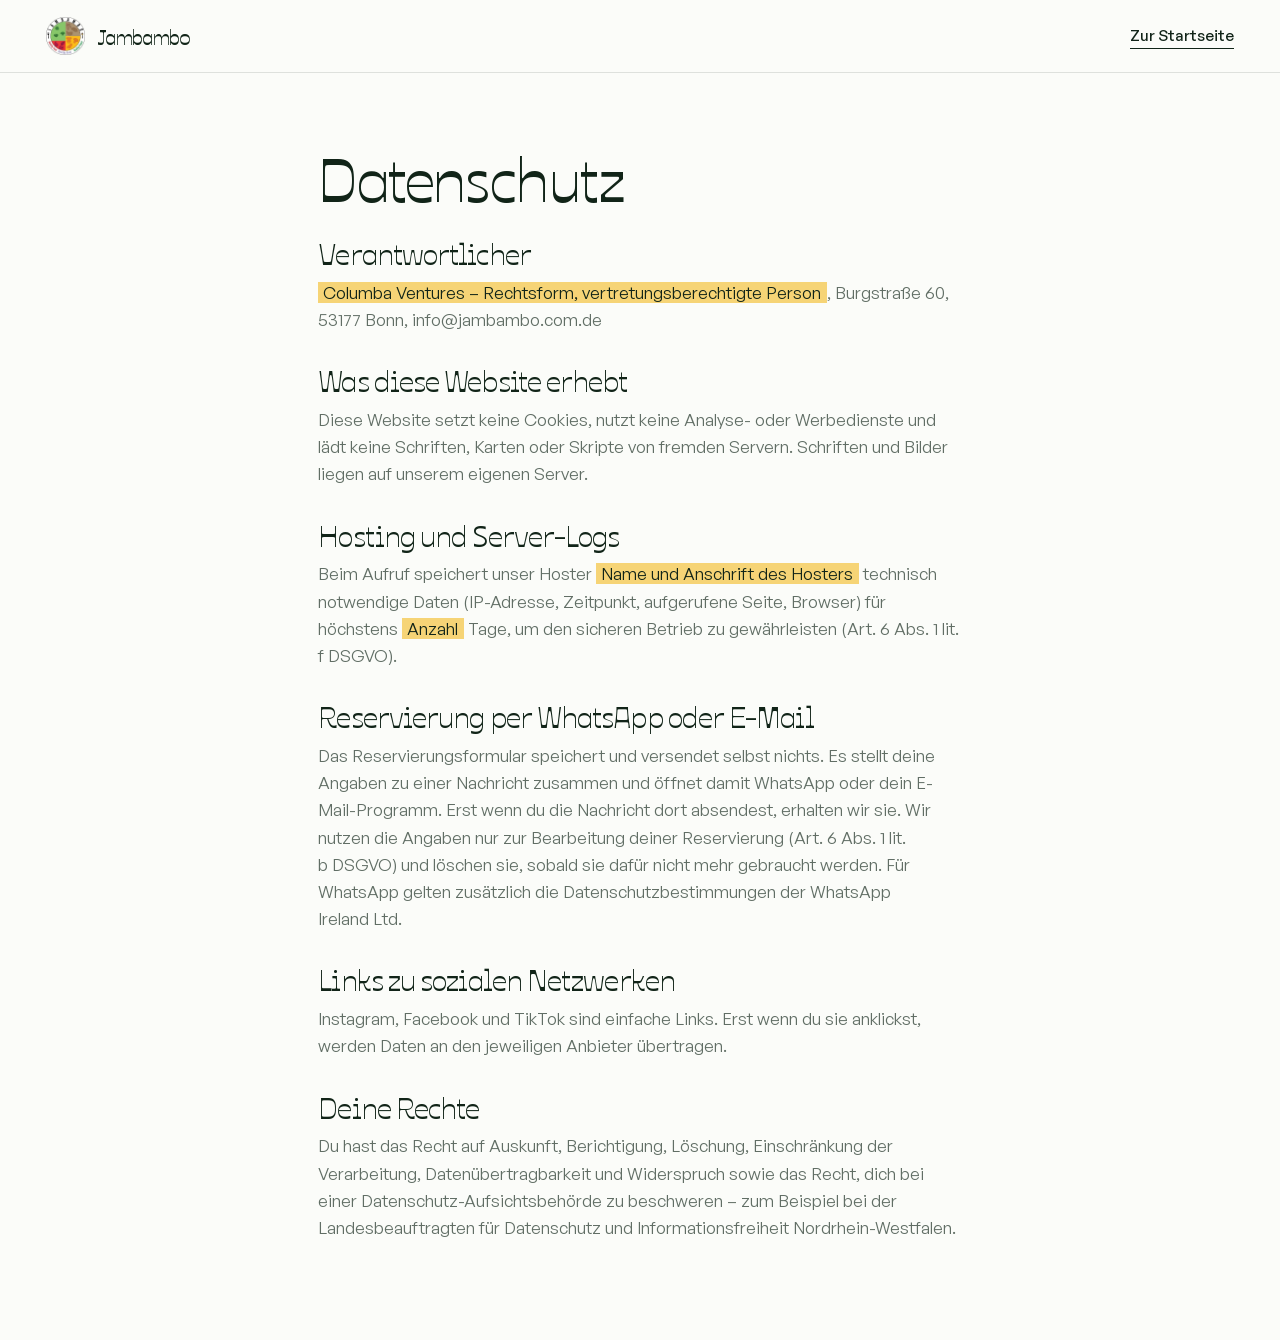
<file: datenschutz.html>
<!doctype html>
<html lang="de">
<head>
  <meta charset="utf-8">
  <meta name="viewport" content="width=device-width, initial-scale=1">
  <title>Datenschutz – Jambambo</title>
  <meta name="robots" content="noindex">
  <link rel="icon" href="img/favicon.png">
  <link rel="stylesheet" href="css/tokens.css">
  
  <link rel="stylesheet" href="css/base.css">
</head>
<body>
  <header class="site-header is-scrolled">
    <nav class="nav" aria-label="Hauptnavigation">
      <a class="brand" href="index.html"><img src="img/logo-160.webp" width="160" height="160" alt="Jambambo-Logo"><span>Jambambo</span></a>
      <a class="link" style="margin-left:auto" href="index.html">Zur Startseite</a>
    </nav>
  </header>
  <main class="legal">
    <h1>Datenschutz</h1>
    <h2>Verantwortlicher</h2>
    <p><span class="todo">Columba Ventures – Rechtsform, vertretungsberechtigte Person</span>, Burgstraße 60, 53177 Bonn, info@jambambo.com.de</p>
    <h2>Was diese Website erhebt</h2>
    <p>Diese Website setzt keine Cookies, nutzt keine Analyse- oder Werbedienste und lädt keine Schriften, Karten oder Skripte von fremden Servern. Schriften und Bilder liegen auf unserem eigenen Server.</p>
    <h2>Hosting und Server-Logs</h2>
    <p>Beim Aufruf speichert unser Hoster <span class="todo">Name und Anschrift des Hosters</span> technisch notwendige Daten (IP-Adresse, Zeitpunkt, aufgerufene Seite, Browser) für höchstens <span class="todo">Anzahl</span> Tage, um den sicheren Betrieb zu gewährleisten (Art. 6 Abs. 1 lit. f DSGVO).</p>
    <h2>Reservierung per WhatsApp oder E-Mail</h2>
    <p>Das Reservierungsformular speichert und versendet selbst nichts. Es stellt deine Angaben zu einer Nachricht zusammen und öffnet damit WhatsApp oder dein E-Mail-Programm. Erst wenn du die Nachricht dort absendest, erhalten wir sie. Wir nutzen die Angaben nur zur Bearbeitung deiner Reservierung (Art. 6 Abs. 1 lit. b DSGVO) und löschen sie, sobald sie dafür nicht mehr gebraucht werden. Für WhatsApp gelten zusätzlich die Datenschutzbestimmungen der WhatsApp Ireland Ltd.</p>
    <h2>Links zu sozialen Netzwerken</h2>
    <p>Instagram, Facebook und TikTok sind einfache Links. Erst wenn du sie anklickst, werden Daten an den jeweiligen Anbieter übertragen.</p>
    <h2>Deine Rechte</h2>
    <p>Du hast das Recht auf Auskunft, Berichtigung, Löschung, Einschränkung der Verarbeitung, Datenübertragbarkeit und Widerspruch sowie das Recht, dich bei einer Datenschutz-Aufsichtsbehörde zu beschweren – zum Beispiel bei der Landesbeauftragten für Datenschutz und Informationsfreiheit Nordrhein-Westfalen.</p>
  </main>
</body>
</html>
</file>
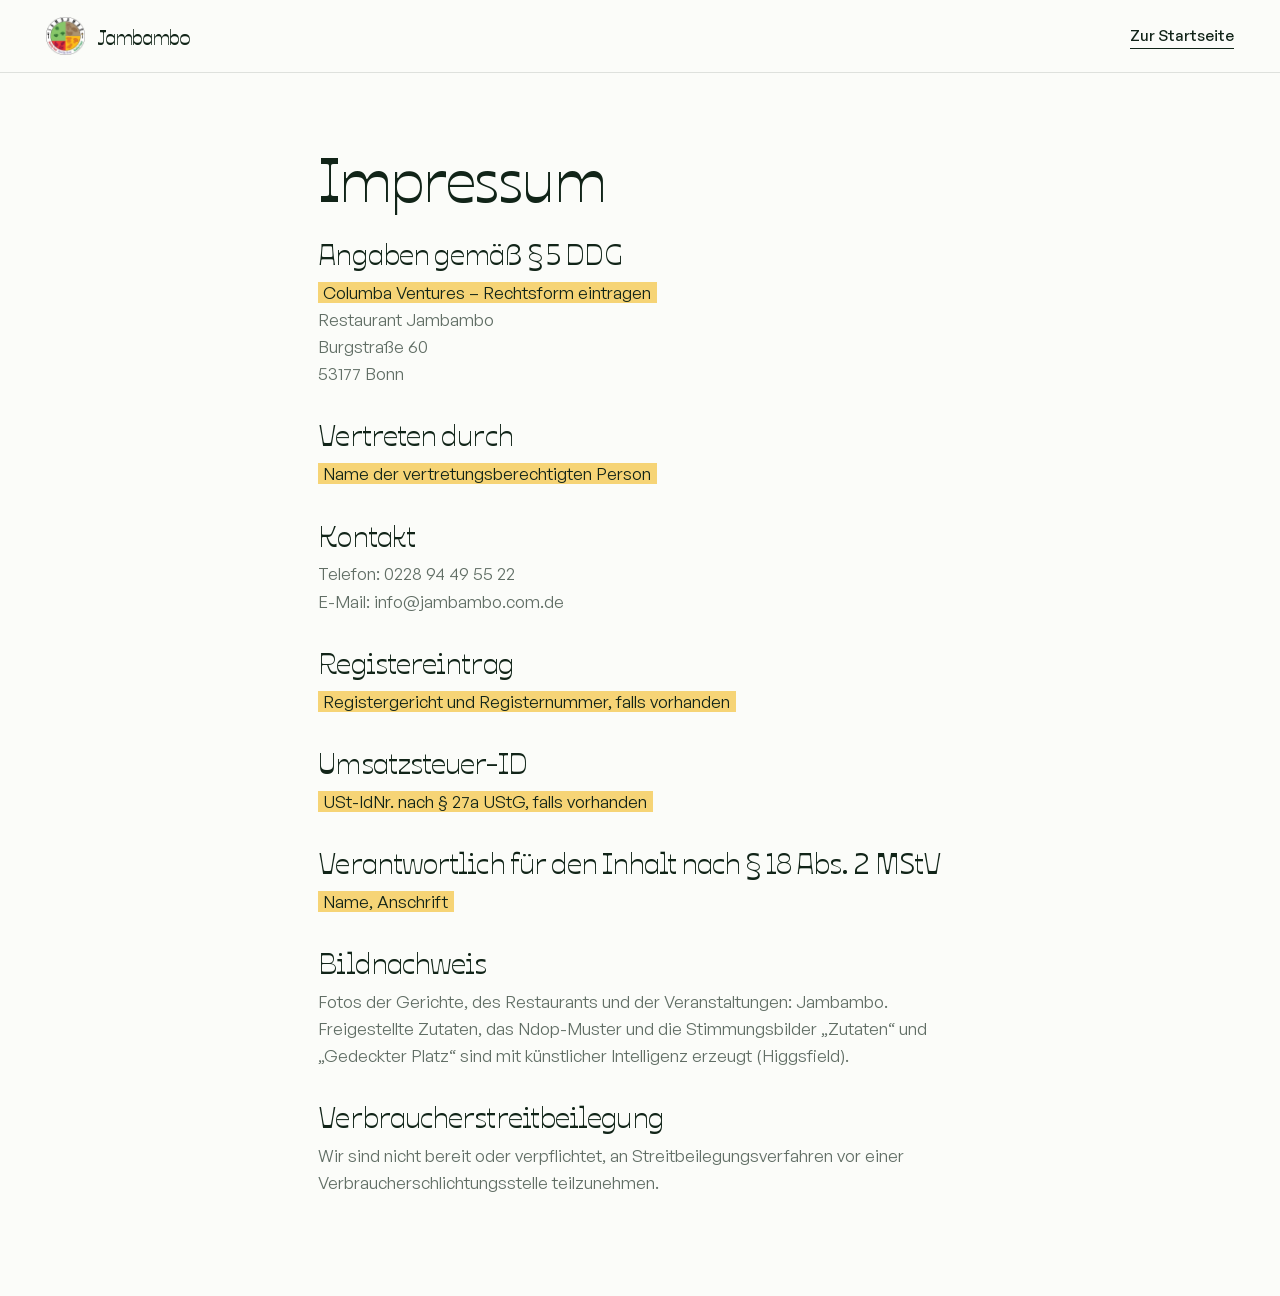
<file: impressum.html>
<!doctype html>
<html lang="de">
<head>
  <meta charset="utf-8">
  <meta name="viewport" content="width=device-width, initial-scale=1">
  <title>Impressum – Jambambo</title>
  <meta name="robots" content="noindex">
  <link rel="icon" href="img/favicon.png">
  <link rel="stylesheet" href="css/tokens.css">
  
  <link rel="stylesheet" href="css/base.css">
</head>
<body>
  <header class="site-header is-scrolled">
    <nav class="nav" aria-label="Hauptnavigation">
      <a class="brand" href="index.html"><img src="img/logo-160.webp" width="160" height="160" alt="Jambambo-Logo"><span>Jambambo</span></a>
      <a class="link" style="margin-left:auto" href="index.html">Zur Startseite</a>
    </nav>
  </header>
  <main class="legal">
    <h1>Impressum</h1>
    <h2>Angaben gemäß § 5 DDG</h2>
    <p><span class="todo">Columba Ventures – Rechtsform eintragen</span><br>Restaurant Jambambo<br>Burgstraße 60<br>53177 Bonn</p>
    <h2>Vertreten durch</h2>
    <p><span class="todo">Name der vertretungsberechtigten Person</span></p>
    <h2>Kontakt</h2>
    <p>Telefon: 0228 94 49 55 22<br>E-Mail: info@jambambo.com.de</p>
    <h2>Registereintrag</h2>
    <p><span class="todo">Registergericht und Registernummer, falls vorhanden</span></p>
    <h2>Umsatzsteuer-ID</h2>
    <p><span class="todo">USt-IdNr. nach § 27a UStG, falls vorhanden</span></p>
    <h2>Verantwortlich für den Inhalt nach § 18 Abs. 2 MStV</h2>
    <p><span class="todo">Name, Anschrift</span></p>
    <h2>Bildnachweis</h2>
    <p>Fotos der Gerichte, des Restaurants und der Veranstaltungen: Jambambo. Freigestellte Zutaten, das Ndop-Muster und die Stimmungsbilder „Zutaten“ und „Gedeckter Platz“ sind mit künstlicher Intelligenz erzeugt (Higgsfield).</p>
    <h2>Verbraucherstreitbeilegung</h2>
    <p>Wir sind nicht bereit oder verpflichtet, an Streitbeilegungsverfahren vor einer Verbraucherschlichtungsstelle teilzunehmen.</p>
  </main>
</body>
</html>
</file>
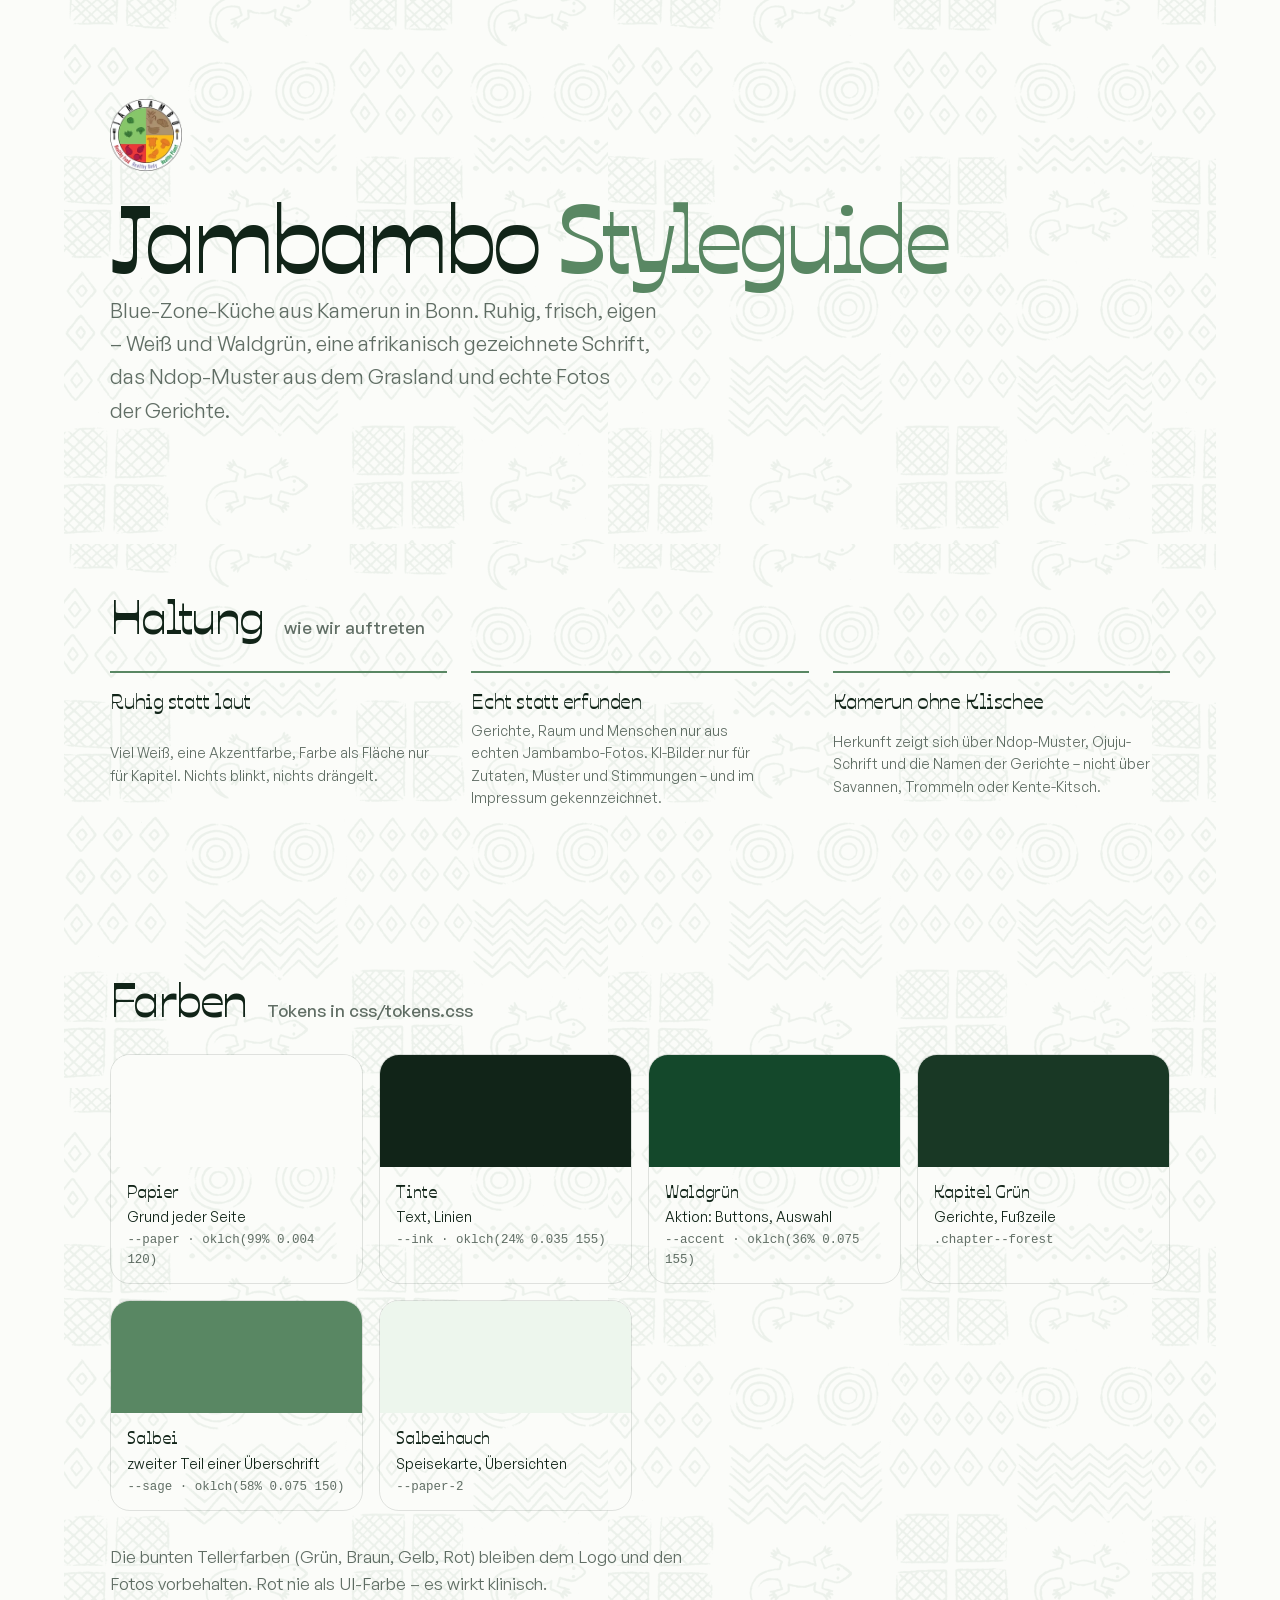
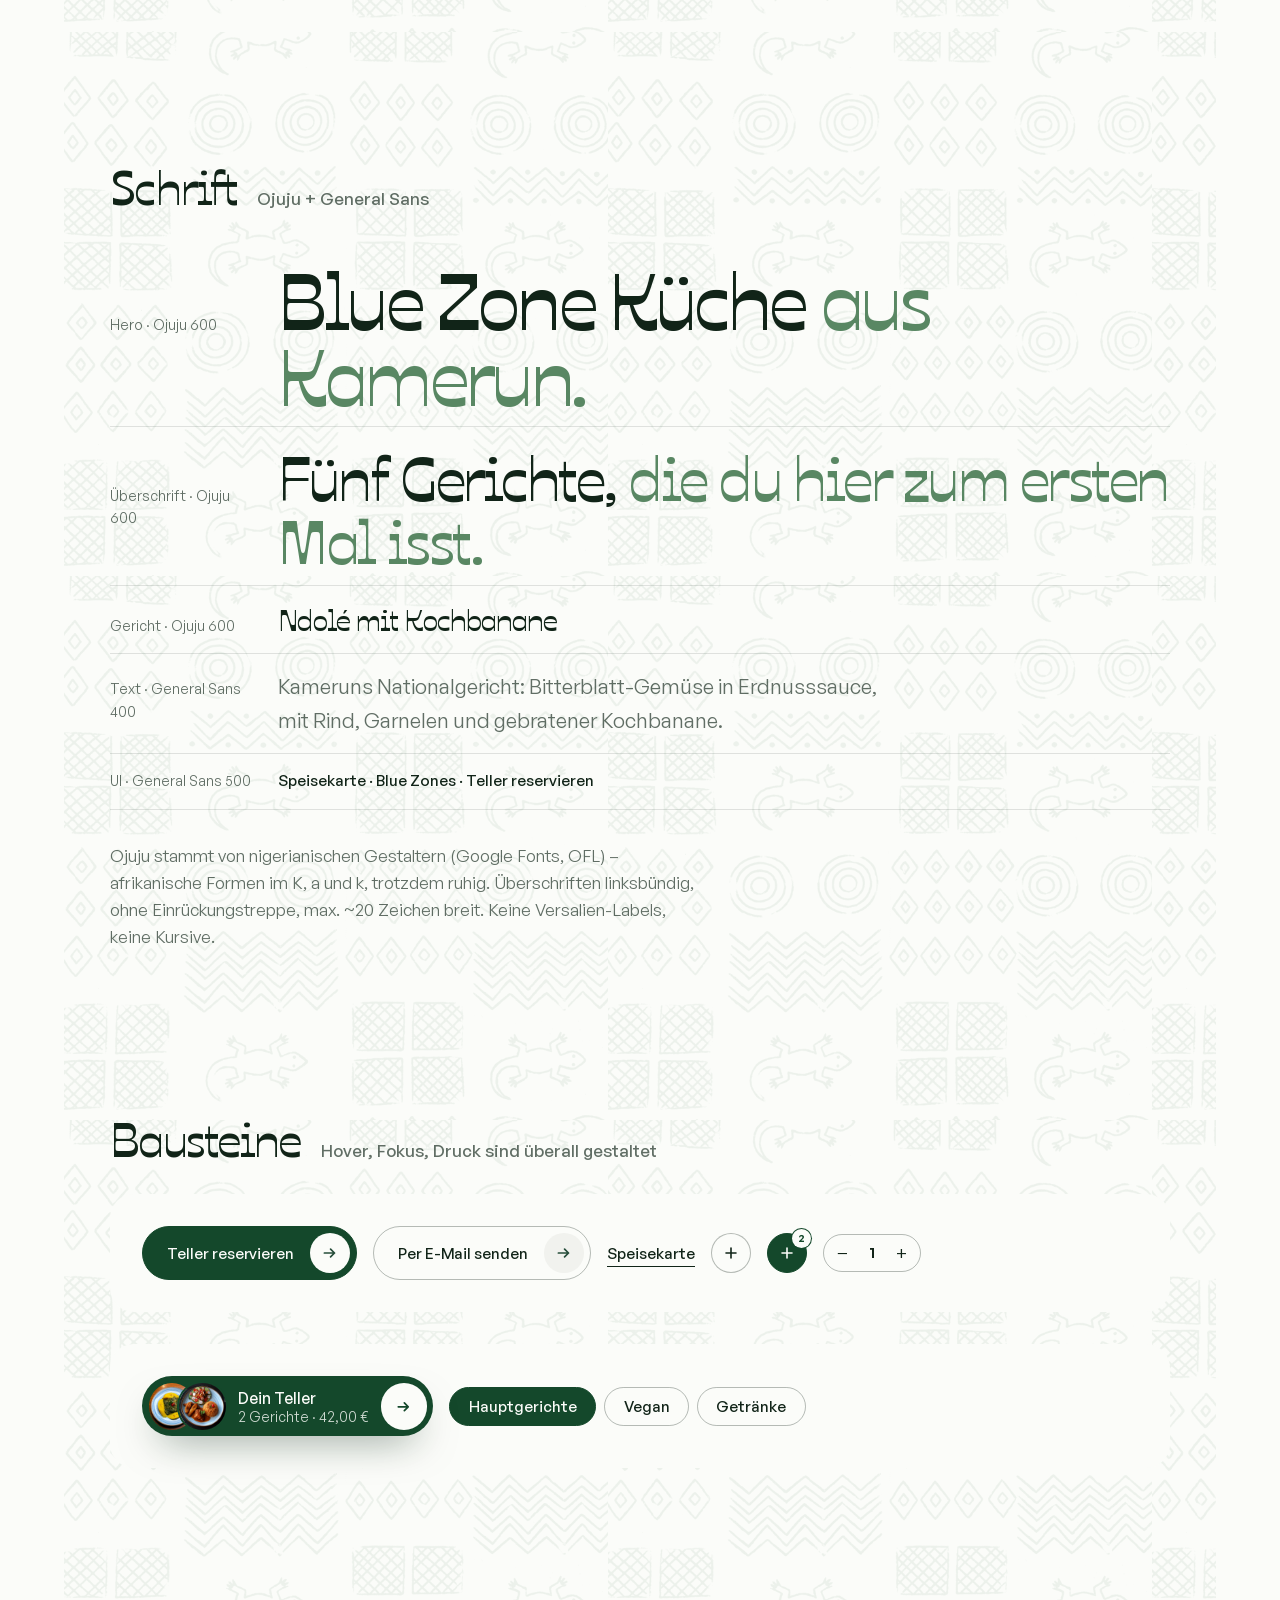
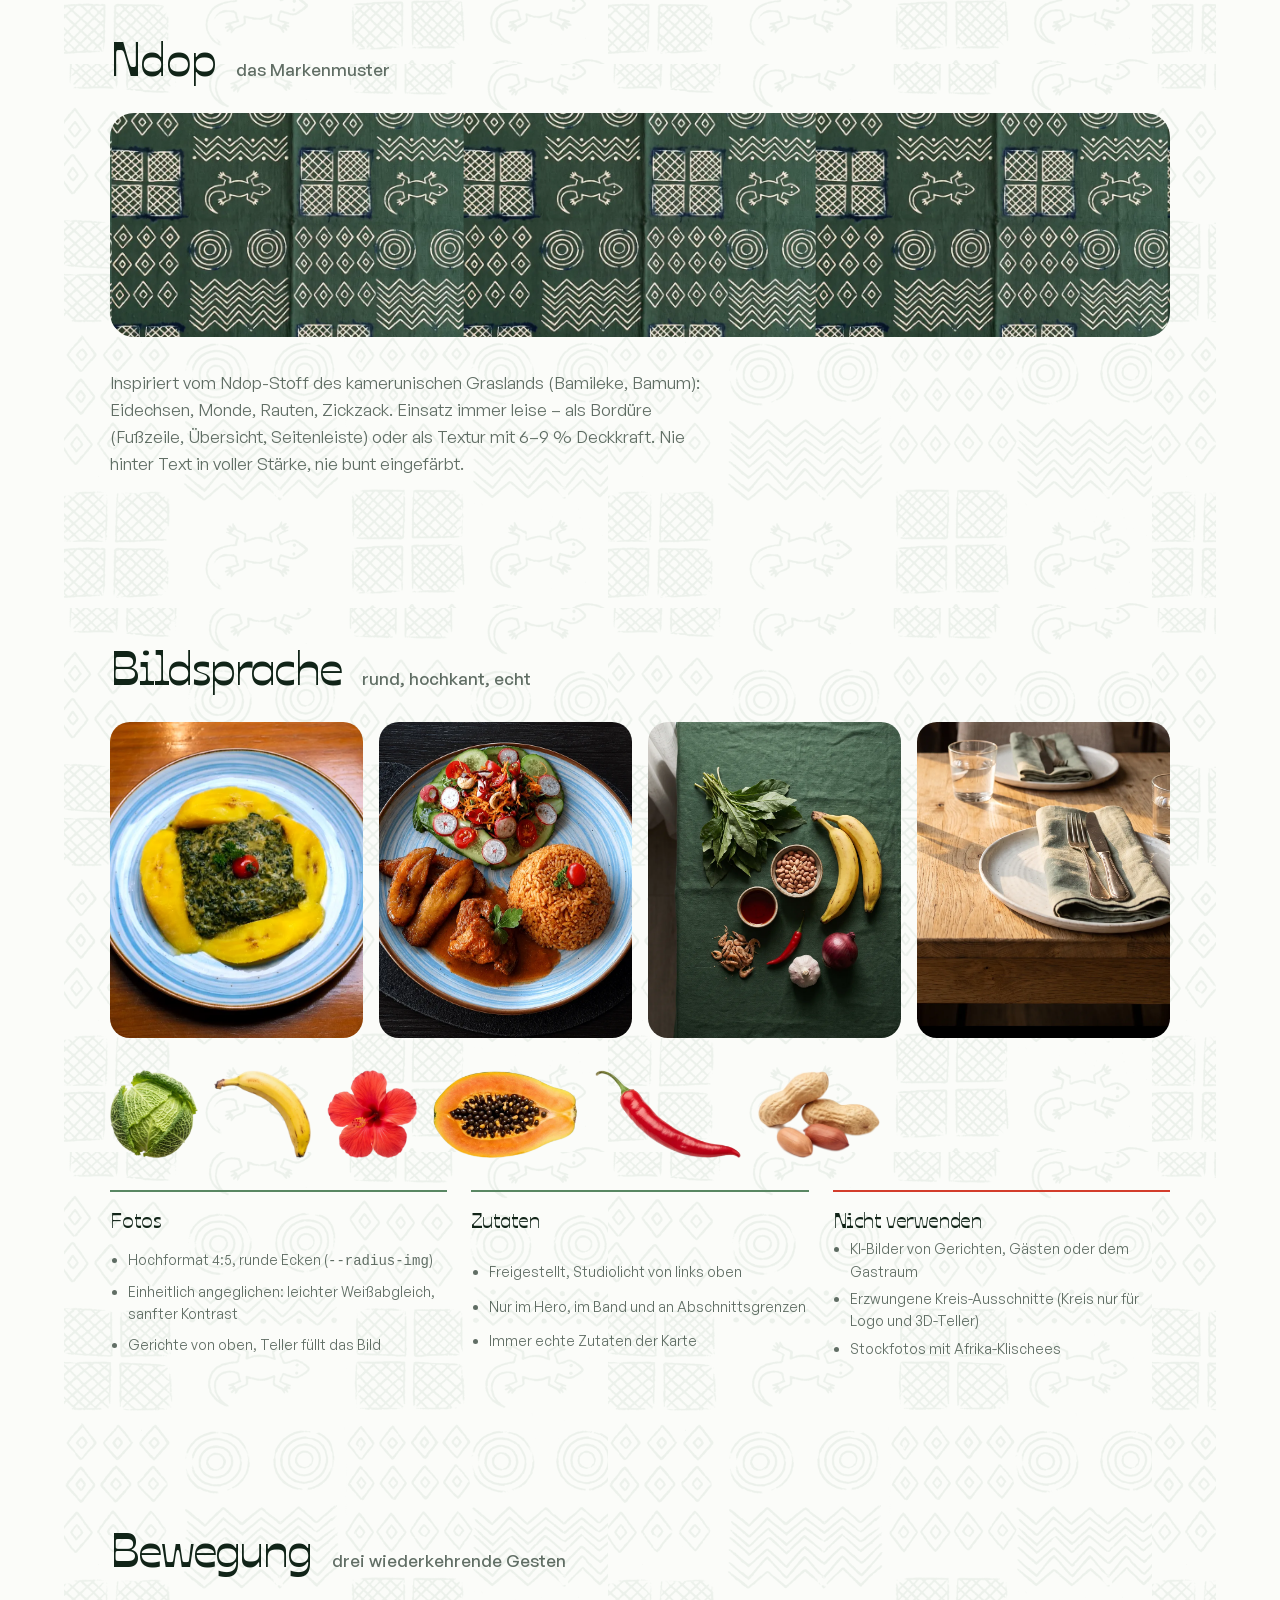
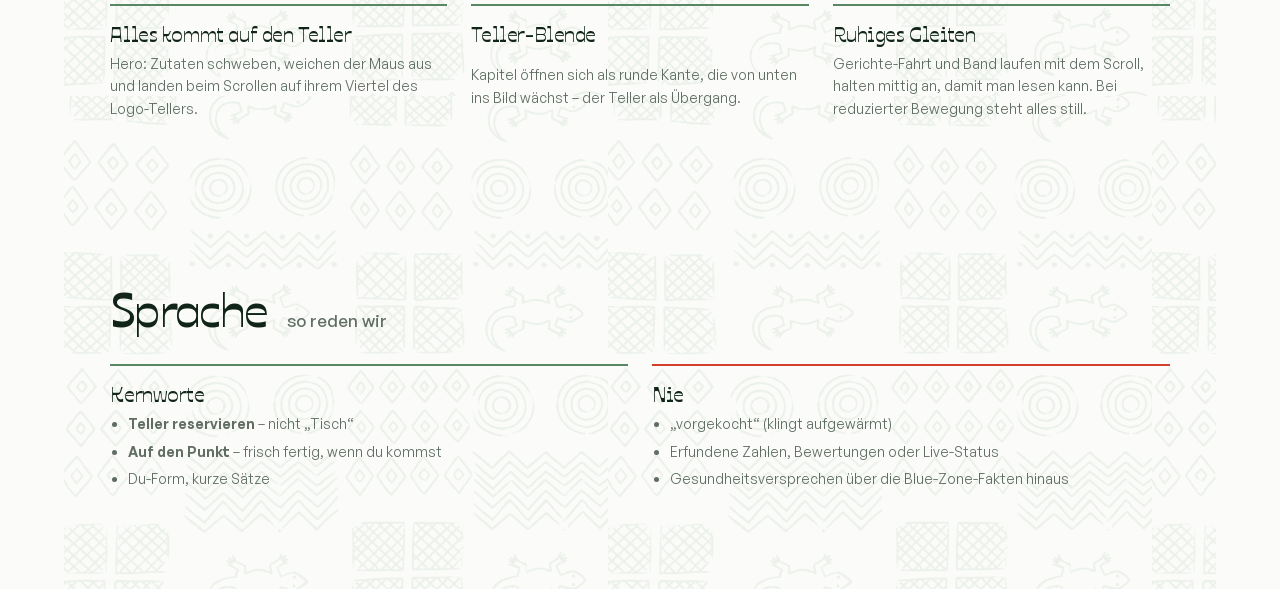
<file: styleguide.html>
<!doctype html>
<html lang="de">
<head>
  <meta charset="utf-8">
  <meta name="viewport" content="width=device-width, initial-scale=1">
  <title>Jambambo Styleguide</title>
  <meta name="robots" content="noindex">
  <link rel="icon" href="img/favicon.png">
  <link rel="stylesheet" href="css/tokens.css">
  <link rel="stylesheet" href="css/base.css">
  <link rel="stylesheet" href="css/sections.css">
  <link rel="stylesheet" href="css/booker.css">
  <link rel="stylesheet" href="css/tray.css">
  <style>
    .sg { max-width: 72rem; margin: 0 auto; padding: var(--space-8) var(--gutter); display: grid; gap: var(--space-9); }
    .sg-head { display: grid; gap: var(--space-4); }
    .sg-head h1 { font: 600 var(--text-hero) / 0.95 var(--font-display); letter-spacing: var(--tracking-hero); }
    .sg-head p { max-width: 46ch; font-size: var(--text-lg); color: var(--ink-2); }
    .sg section { display: grid; gap: var(--space-6); }
    .sg h2 { font-size: var(--text-2xl); font-weight: 600; max-width: none; }
    .sg h2 span { color: var(--ink-2); font: 500 var(--text-base) var(--font-text); letter-spacing: 0; margin-left: var(--space-3); }
    .sg-note { color: var(--ink-2); max-width: 60ch; }
    .sg-grid { display: grid; grid-template-columns: repeat(auto-fill, minmax(13rem, 1fr)); gap: var(--space-4); }
    .swatch { border-radius: var(--radius-img); overflow: hidden; border: 1px solid var(--line); }
    .swatch i { display: block; height: 7rem; }
    .swatch div { padding: var(--space-3) var(--space-4); display: grid; gap: 0.2rem; font-size: var(--text-sm); }
    .swatch b { font: 600 var(--text-base) var(--font-display); letter-spacing: -0.02em; }
    .swatch code { color: var(--ink-2); font-size: 0.78rem; }
    .type-row { display: grid; grid-template-columns: 9rem minmax(0, 1fr); gap: var(--space-5); align-items: baseline; padding: var(--space-4) 0; border-bottom: 1px solid var(--line); }
    .type-row small { color: var(--ink-2); }
    .demo { display: flex; flex-wrap: wrap; gap: var(--space-4); align-items: center; padding: var(--space-6); border-radius: 1.5rem; background: var(--paper-2); }
    .demo--dark { background: oklch(31% 0.05 155); color: oklch(97% 0.012 120); }
    .rules { display: grid; grid-template-columns: repeat(auto-fit, minmax(16rem, 1fr)); gap: var(--space-5); }
    .rules article { display: grid; gap: var(--space-2); padding-top: var(--space-4); border-top: 2px solid var(--sage); }
    .rules article.no { border-top-color: var(--signal); }
    .rules h3 { font-size: var(--text-lg); font-weight: 600; }
    .rules p, .rules li { color: var(--ink-2); font-size: var(--text-sm); }
    .rules ul { margin: 0; padding-left: 1.1rem; display: grid; gap: 0.3rem; }
    .imgs { display: grid; grid-template-columns: repeat(4, minmax(0, 1fr)); gap: var(--space-4); }
    .imgs img { width: 100%; aspect-ratio: 4 / 5; object-fit: cover; border-radius: var(--radius-img); }
    .produce { display: flex; flex-wrap: wrap; gap: var(--space-4); align-items: center; }
    .produce img { height: 5.5rem; width: auto; }
    .pattern { height: 14rem; border-radius: 1.5rem; background: url("img/brand/ndop.webp") center / 22rem; }
    .pill-demo { position: static; transform: none; opacity: 1; visibility: visible; }
    @media (max-width: 52rem) { .imgs { grid-template-columns: repeat(2, minmax(0, 1fr)); } .type-row { grid-template-columns: 1fr; } }
  </style>
</head>
<body>
  <main class="sg">
    <header class="sg-head">
      <img src="img/logo-160.webp" width="160" height="160" alt="Jambambo-Logo" style="width:4.5rem;height:4.5rem">
      <h1>Jambambo <em>Styleguide</em></h1>
      <p>Blue-Zone-Küche aus Kamerun in Bonn. Ruhig, frisch, eigen – Weiß und Waldgrün, eine afrikanisch gezeichnete Schrift, das Ndop-Muster aus dem Grasland und echte Fotos der Gerichte.</p>
    </header>

    <section>
      <h2>Haltung <span>wie wir auftreten</span></h2>
      <div class="rules">
        <article><h3>Ruhig statt laut</h3><p>Viel Weiß, eine Akzentfarbe, Farbe als Fläche nur für Kapitel. Nichts blinkt, nichts drängelt.</p></article>
        <article><h3>Echt statt erfunden</h3><p>Gerichte, Raum und Menschen nur aus echten Jambambo-Fotos. KI-Bilder nur für Zutaten, Muster und Stimmungen – und im Impressum gekennzeichnet.</p></article>
        <article><h3>Kamerun ohne Klischee</h3><p>Herkunft zeigt sich über Ndop-Muster, Ojuju-Schrift und die Namen der Gerichte – nicht über Savannen, Trommeln oder Kente-Kitsch.</p></article>
      </div>
    </section>

    <section>
      <h2>Farben <span>Tokens in css/tokens.css</span></h2>
      <div class="sg-grid">
        <div class="swatch"><i style="background:oklch(99% 0.004 120)"></i><div><b>Papier</b><span>Grund jeder Seite</span><code>--paper · oklch(99% 0.004 120)</code></div></div>
        <div class="swatch"><i style="background:oklch(24% 0.035 155)"></i><div><b>Tinte</b><span>Text, Linien</span><code>--ink · oklch(24% 0.035 155)</code></div></div>
        <div class="swatch"><i style="background:oklch(36% 0.075 155)"></i><div><b>Waldgrün</b><span>Aktion: Buttons, Auswahl</span><code>--accent · oklch(36% 0.075 155)</code></div></div>
        <div class="swatch"><i style="background:oklch(31% 0.05 155)"></i><div><b>Kapitel Grün</b><span>Gerichte, Fußzeile</span><code>.chapter--forest</code></div></div>
        <div class="swatch"><i style="background:oklch(58% 0.075 150)"></i><div><b>Salbei</b><span>zweiter Teil einer Überschrift</span><code>--sage · oklch(58% 0.075 150)</code></div></div>
        <div class="swatch"><i style="background:oklch(96.4% 0.016 145)"></i><div><b>Salbeihauch</b><span>Speisekarte, Übersichten</span><code>--paper-2</code></div></div>
      </div>
      <p class="sg-note">Die bunten Tellerfarben (Grün, Braun, Gelb, Rot) bleiben dem Logo und den Fotos vorbehalten. Rot nie als UI-Farbe – es wirkt klinisch.</p>
    </section>

    <section>
      <h2>Schrift <span>Ojuju + General Sans</span></h2>
      <div>
        <div class="type-row"><small>Hero · Ojuju 600</small><p style="font:600 clamp(2.6rem,1rem + 5vw,5.5rem)/0.95 var(--font-display);letter-spacing:-0.045em">Blue Zone Küche <em>aus Kamerun.</em></p></div>
        <div class="type-row"><small>Überschrift · Ojuju 600</small><p style="font:600 var(--text-3xl)/1.02 var(--font-display);letter-spacing:-0.04em">Fünf Gerichte, <em>die du hier zum ersten Mal isst.</em></p></div>
        <div class="type-row"><small>Gericht · Ojuju 600</small><p style="font:600 var(--text-xl)/1.1 var(--font-display);letter-spacing:-0.03em">Ndolé mit Kochbanane</p></div>
        <div class="type-row"><small>Text · General Sans 400</small><p style="font-size:var(--text-lg);color:var(--ink-2);max-width:52ch">Kameruns Nationalgericht: Bitterblatt-Gemüse in Erdnusssauce, mit Rind, Garnelen und gebratener Kochbanane.</p></div>
        <div class="type-row"><small>UI · General Sans 500</small><p style="font:500 0.95rem var(--font-text)">Speisekarte · Blue Zones · Teller reservieren</p></div>
      </div>
      <p class="sg-note">Ojuju stammt von nigerianischen Gestaltern (Google Fonts, OFL) – afrikanische Formen im K, a und k, trotzdem ruhig. Überschriften linksbündig, ohne Einrückungstreppe, max. ~20 Zeichen breit. Keine Versalien-Labels, keine Kursive.</p>
    </section>

    <section>
      <h2>Bausteine <span>Hover, Fokus, Druck sind überall gestaltet</span></h2>
      <div class="demo">
        <a class="btn" href="#">Teller reservieren</a>
        <a class="btn btn--ghost" href="#">Per E-Mail senden</a>
        <a class="link" href="#">Speisekarte</a>
        <button class="add" type="button" aria-label="Hinzufügen"><svg viewBox="0 0 16 16" aria-hidden="true"><path d="M8 3v10M3 8h10"/></svg><span class="add__n"></span></button>
        <button class="add is-in" type="button" aria-label="Hinzugefügt"><svg viewBox="0 0 16 16" aria-hidden="true"><path d="M8 3v10M3 8h10"/></svg><span class="add__n">2</span></button>
        <div class="qty"><button type="button">−</button><output>1</output><button type="button">+</button></div>
      </div>
      <div class="demo">
        <button class="tray-pill pill-demo has-items" type="button">
          <span class="tray-pill__stack"><img src="img/dishes/ndole-480.webp" alt="" width="80" height="80"><img src="img/dishes/jollof-480.webp" alt="" width="80" height="80"></span>
          <span class="tray-pill__text"><strong>Dein Teller</strong><small>2 Gerichte · 42,00 €</small></span>
          <span class="tray-pill__go"><svg viewBox="0 0 16 16"><path d="M3 8h9M8.5 4.5 12 8l-3.5 3.5"/></svg></span>
        </button>
        <div class="tabs" style="margin:0"><button role="tab" aria-selected="true">Hauptgerichte</button><button role="tab" aria-selected="false">Vegan</button><button role="tab" aria-selected="false">Getränke</button></div>
      </div>
    </section>

    <section>
      <h2>Ndop <span>das Markenmuster</span></h2>
      <div class="pattern" role="img" aria-label="Ndop-Muster in Waldgrün und Weiß"></div>
      <p class="sg-note">Inspiriert vom Ndop-Stoff des kamerunischen Graslands (Bamileke, Bamum): Eidechsen, Monde, Rauten, Zickzack. Einsatz immer leise – als Bordüre (Fußzeile, Übersicht, Seitenleiste) oder als Textur mit 6–9 % Deckkraft. Nie hinter Text in voller Stärke, nie bunt eingefärbt.</p>
    </section>

    <section>
      <h2>Bildsprache <span>rund, hochkant, echt</span></h2>
      <div class="imgs">
        <img src="img/dishes/ndole-900.webp" alt="Ndolé" width="900" height="900">
        <img src="img/dishes/jollof-900.webp" alt="Jollof" width="900" height="900">
        <img src="img/brand/ingredients-900.webp" alt="Zutaten-Stillleben" width="900" height="1125">
        <img src="img/brand/table-900.webp" alt="Gedeckter Platz" width="900" height="1125">
      </div>
      <div class="produce" aria-label="Freigestellte Zutaten">
        <img src="img/produce/cabbage.webp" alt=""><img src="img/produce/plantain.webp" alt=""><img src="img/produce/hibiscus.webp" alt=""><img src="img/produce/papaya.webp" alt=""><img src="img/produce/chili.webp" alt=""><img src="img/produce/peanuts.webp" alt="">
      </div>
      <div class="rules">
        <article><h3>Fotos</h3><ul><li>Hochformat 4:5, runde Ecken (<code>--radius-img</code>)</li><li>Einheitlich angeglichen: leichter Weißabgleich, sanfter Kontrast</li><li>Gerichte von oben, Teller füllt das Bild</li></ul></article>
        <article><h3>Zutaten</h3><ul><li>Freigestellt, Studiolicht von links oben</li><li>Nur im Hero, im Band und an Abschnittsgrenzen</li><li>Immer echte Zutaten der Karte</li></ul></article>
        <article class="no"><h3>Nicht verwenden</h3><ul><li>KI-Bilder von Gerichten, Gästen oder dem Gastraum</li><li>Erzwungene Kreis-Ausschnitte (Kreis nur für Logo und 3D-Teller)</li><li>Stockfotos mit Afrika-Klischees</li></ul></article>
      </div>
    </section>

    <section>
      <h2>Bewegung <span>drei wiederkehrende Gesten</span></h2>
      <div class="rules">
        <article><h3>Alles kommt auf den Teller</h3><p>Hero: Zutaten schweben, weichen der Maus aus und landen beim Scrollen auf ihrem Viertel des Logo-Tellers.</p></article>
        <article><h3>Teller-Blende</h3><p>Kapitel öffnen sich als runde Kante, die von unten ins Bild wächst – der Teller als Übergang.</p></article>
        <article><h3>Ruhiges Gleiten</h3><p>Gerichte-Fahrt und Band laufen mit dem Scroll, halten mittig an, damit man lesen kann. Bei reduzierter Bewegung steht alles still.</p></article>
      </div>
    </section>

    <section>
      <h2>Sprache <span>so reden wir</span></h2>
      <div class="rules">
        <article><h3>Kernworte</h3><ul><li><b>Teller reservieren</b> – nicht „Tisch“</li><li><b>Auf den Punkt</b> – frisch fertig, wenn du kommst</li><li>Du-Form, kurze Sätze</li></ul></article>
        <article class="no"><h3>Nie</h3><ul><li>„vorgekocht“ (klingt aufgewärmt)</li><li>Erfundene Zahlen, Bewertungen oder Live-Status</li><li>Gesundheitsversprechen über die Blue-Zone-Fakten hinaus</li></ul></article>
      </div>
    </section>
  </main>
</body>
</html>
</file>
<file: css/tokens.css>
/* Jeder Wert ist aus DIRECTION.md (v2) abgeleitet. */
@font-face {
  font-family: "Ojuju";
  src: url("../fonts/ojuju.woff2") format("woff2");
  font-weight: 200 800; font-style: normal; font-display: swap;
}
@font-face { font-family: "General Sans"; src: url("../fonts/general-sans-400.woff2") format("woff2"); font-weight: 400; font-display: swap; }
@font-face { font-family: "General Sans"; src: url("../fonts/general-sans-500.woff2") format("woff2"); font-weight: 500; font-display: swap; }
@font-face { font-family: "General Sans"; src: url("../fonts/general-sans-600.woff2") format("woff2"); font-weight: 600; font-display: swap; }

:root {
  /* Eine Tinte auf Cremepapier */
  --paper: oklch(99% 0.004 120);
  --paper-2: oklch(99% 0.004 120);
  --hover: oklch(96% 0.006 120);
  --ink: oklch(24% 0.035 155);
  --ink-deep: oklch(18% 0.03 155);
  --ink-2: oklch(24% 0.035 155 / 0.66);
  --line: oklch(24% 0.035 155 / 0.12);
  --line-strong: oklch(24% 0.035 155 / 0.3);
  --signal: oklch(58% 0.19 30);

  /* Typo — Quarte */
  --font-display: "Ojuju", ui-sans-serif, system-ui, sans-serif;
  --font-text: "General Sans", ui-sans-serif, system-ui, sans-serif;
  --text-xs: 0.75rem;
  --text-sm: 0.875rem;
  --text-base: clamp(1rem, 0.96rem + 0.2vw, 1.0625rem);
  --text-lg: clamp(1.125rem, 1.05rem + 0.35vw, 1.3rem);
  --text-xl: clamp(1.4rem, 1.2rem + 0.9vw, 1.9rem);
  --text-2xl: clamp(1.9rem, 1.4rem + 2.2vw, 3rem);
  --text-3xl: clamp(2.2rem, 1.3rem + 3.2vw, 4rem);
  --text-hero: clamp(3rem, 1rem + 6.2vw, 7.6rem);
  --tracking-display: -0.03em;
  --tracking-caps: 0.08em;

  /* Raum */
  --space-1: 0.25rem;
  --space-2: 0.5rem;
  --space-3: 0.75rem;
  --space-4: 1rem;
  --space-5: 1.5rem;
  --space-6: 2rem;
  --space-7: 3rem;
  --space-8: clamp(4rem, 3rem + 4vw, 7.5rem);
  --space-9: clamp(6rem, 3rem + 9vw, 12rem);
  --gutter: clamp(1.25rem, 0.5rem + 3vw, 3.5rem);
  --wide: 84rem;
  --measure: 56ch;

  /* Form */
  --radius: 3px;
  --radius-img: clamp(0.9rem, 0.6rem + 0.8vw, 1.5rem);
  --radius-sm: 0.75rem;
  --btn-radius: 999px;
  --btn-weight: 500;
  --btn-size: 0.95rem;
  --btn-tracking: -0.005em;
  --btn-case: none;

  /* Rollen (Stile überschreiben nur diese) */
  /* Die vier Tellerfarben aus dem Logo – jede mit Bedeutung:
     Grün = Gemüse/vegan, Erdbraun = Getreide & Knollen, Gelb = Eiweiß/Pilze, Rot = Obst – und die Aktion */
  --leaf: oklch(60% 0.14 142);
  --earth: oklch(58% 0.055 68);
  --sun: oklch(79% 0.15 80);
  --sun-text: oklch(62% 0.14 70);
  --tomato: oklch(57% 0.19 29);
  --sage: oklch(58% 0.075 150);
  --sage-soft: oklch(93% 0.03 145);
  /* Logo-Viertel, für Text auf Creme abgedunkelt – je Abschnitt eine Farbe */
  --c-leaf: oklch(52% 0.13 142);
  --c-earth: oklch(50% 0.07 65);
  --c-sun: oklch(62% 0.14 72);
  --c-fruit: oklch(55% 0.17 30);
  --c-body: oklch(56% 0.08 285);
  --lavender: oklch(58% 0.07 285);
  --plate-stripe: linear-gradient(90deg, var(--leaf) 0 37.5%, var(--earth) 37.5% 62.5%, var(--sun) 62.5% 87.5%, var(--tomato) 87.5% 100%);

  --accent: oklch(36% 0.075 155);
  --accent-deep: oklch(29% 0.065 155);
  --on-accent: oklch(99% 0.004 120);
  --footer-bg: oklch(99% 0.004 120);
  --footer-fg: oklch(34% 0.07 155);
  --shadow-strong: oklch(24% 0.04 155 / 0.28);
  --font-italic: var(--font-display);
  --w-light: 500;
  --w-display: 500;
  --w-italic: 500;
  --tracking-hero: -0.045em;

  /* Trennlinie: ruhige Haarlinie */
  --perf: 1px solid var(--line);

  /* Bewegung */
  --ease: cubic-bezier(0.22, 1, 0.36, 1);
  --dur-ui: 240ms;
  --dur-reveal: 1000ms;
}
</file>
<file: css/base.css>
/* Grundlagen: Reset, Typo, Bedienelemente, Kopf- und Fußzeile. */

*, *::before, *::after { box-sizing: border-box; }
html { overflow-x: clip; -webkit-text-size-adjust: 100%; scroll-padding-top: 5rem; }
body {
  margin: 0;
  background: var(--paper);
  color: var(--ink);
  font: 400 var(--text-base) / 1.6 var(--font-text);
  overflow-x: clip;
  -webkit-font-smoothing: antialiased;
  text-rendering: optimizeLegibility;
}
img { display: block; max-width: 100%; height: auto; }
a { color: inherit; }
h1, h2, h3 {
  margin: 0;
  font-family: var(--font-display);
  font-weight: var(--w-display);
  letter-spacing: var(--tracking-display);
  line-height: 0.95;
  text-wrap: balance;
}
h2 { font-size: var(--text-3xl); }
h3 { font-size: var(--text-xl); font-weight: 400; letter-spacing: -0.02em; line-height: 1.1; }
em { font-style: normal; color: var(--sage); }
p { margin: 0; text-wrap: pretty; }
::selection { background: var(--ink); color: var(--paper); }
:focus-visible { outline: 2px solid var(--ink); outline-offset: 3px; }

.visually-hidden {
  position: absolute; width: 1px; height: 1px; overflow: hidden;
  clip: rect(0 0 0 0); clip-path: inset(50%); white-space: nowrap;
}
.skip {
  position: absolute; left: var(--space-4); top: -4rem; z-index: 200;
  padding: var(--space-3) var(--space-4); background: var(--ink); color: var(--paper);
}
.skip:focus { top: var(--space-4); }
.price { font-family: var(--font-display); font-weight: 400; font-variant-numeric: tabular-nums lining-nums; white-space: nowrap; }

/* ---------- Button: grüne Pille mit Pfeilkreis ---------- */
.btn {
  --bg: var(--accent);
  --fg: var(--on-accent);
  --dot-bg: var(--on-accent);
  --dot-fg: var(--accent);
  position: relative;
  display: inline-flex; align-items: center; justify-content: space-between; gap: 1rem;
  min-height: 3.25rem; padding: 0.375rem 0.375rem 0.375rem 1.5rem;
  border: 1px solid var(--bg); border-radius: 999px;
  background: var(--bg); color: var(--fg);
  font: 500 0.95rem / 1 var(--font-text); letter-spacing: -0.005em; text-decoration: none; white-space: nowrap;
  cursor: pointer;
  transition: background-color var(--dur-ui) var(--ease), border-color var(--dur-ui) var(--ease), color var(--dur-ui) var(--ease), transform 120ms var(--ease);
}
.btn::after {
  content: ""; flex: none; width: 2.5rem; height: 2.5rem; border-radius: 50%;
  background: var(--dot-bg);
  -webkit-mask: none; mask: none;
  background-image: url("data:image/svg+xml,%3Csvg xmlns='http://www.w3.org/2000/svg' viewBox='0 0 16 16'%3E%3Cpath d='M3 8h9M8.5 4.5 12 8l-3.5 3.5' fill='none' stroke='%23264d3a' stroke-width='1.5' stroke-linecap='round' stroke-linejoin='round'/%3E%3C/svg%3E");
  background-repeat: no-repeat; background-position: center; background-size: 45%;
  transition: transform 420ms var(--ease);
}
.btn:hover { --bg: var(--accent-deep); }
.btn:hover::after { transform: rotate(-45deg); }
.btn:active { transform: scale(0.98); }
.btn:focus-visible { outline: 2px solid var(--accent); outline-offset: 3px; }
.btn[disabled] { opacity: 0.45; cursor: not-allowed; }
.btn--sm { min-height: 2.75rem; padding-left: 1.2rem; font-size: 0.9rem; }
.btn--sm::after { width: 2rem; height: 2rem; }
.btn--lg { min-height: 3.75rem; padding-left: 1.75rem; font-size: 1rem; }
.btn--lg::after { width: 2.9rem; height: 2.9rem; }
.btn--ghost { --bg: transparent; --fg: var(--ink); border-color: var(--line-strong); }
.btn--ghost::after { background-color: var(--hover); }
.btn--ghost:hover { --bg: var(--hover); border-color: var(--ink); }

/* Textlink mit wachsender Linie */
.link {
  display: inline-flex; align-items: center; gap: 0.6rem;
  padding: 0.35rem 0;
  font: 500 0.95rem / 1 var(--font-text);
  text-decoration: none;
  background: linear-gradient(currentColor, currentColor) 0 100% / 100% 1px no-repeat;
  transition: background-size var(--dur-ui) var(--ease);
}
.link:hover { background-size: 0% 1px; background-position: 100% 100%; }
.link:active { opacity: 0.7; }

/* ---------- Kopfzeile ---------- */
.site-header {
  position: fixed; inset: 0 0 auto; z-index: 60;
  padding: var(--space-3) var(--gutter);
  transition: background-color 400ms var(--ease), box-shadow 400ms var(--ease), transform 500ms var(--ease);
}
.site-header.is-scrolled { background: color-mix(in oklch, var(--paper) 92%, transparent); box-shadow: 0 1px 0 var(--line); backdrop-filter: blur(12px); -webkit-backdrop-filter: blur(12px); }
.site-header.is-hidden { transform: translateY(-100%); }
.site-header:focus-within { transform: none; }
.nav { max-width: var(--wide); margin: 0 auto; display: flex; align-items: center; gap: var(--space-6); min-height: 3rem; }
.brand { display: inline-flex; align-items: center; gap: var(--space-3); text-decoration: none; }
.brand img { width: 2.4rem; height: 2.4rem; }
.brand span { font: 600 1.3rem / 1 var(--font-display); letter-spacing: -0.03em; }
.nav__links { display: flex; gap: var(--space-6); list-style: none; margin: 0 0 0 auto; padding: 0; }
.nav__links a {
  font: 500 0.95rem / 1 var(--font-text); text-decoration: none;
  padding: 0.5rem 0;
  background: linear-gradient(currentColor, currentColor) 0 100% / 0% 1px no-repeat;
  transition: background-size var(--dur-ui) var(--ease);
}
.nav__links a:hover { background-size: 100% 1px; }
.nav__toggle { display: none; }

@media (max-width: 62rem) {
  .nav { gap: var(--space-3); }
  .nav__cta { margin-left: auto; }
  .nav__toggle {
    display: grid; place-content: center; gap: 6px;
    width: 2.5rem; height: 2.5rem; padding: 0; border: 1px solid var(--line-strong); border-radius: var(--btn-radius);
    background: transparent; cursor: pointer;
  }
  .nav__toggle i { display: block; width: 1rem; height: 1px; background: var(--ink); transition: transform var(--dur-ui) var(--ease); }
  .nav__toggle[aria-expanded="true"] i:first-of-type { transform: translateY(3.5px) rotate(45deg); }
  .nav__toggle[aria-expanded="true"] i:last-of-type { transform: translateY(-3.5px) rotate(-45deg); }
  .nav__links {
    position: fixed; inset: 4.5rem 0 auto 0; margin: 0;
    flex-direction: column; gap: 0; padding: var(--space-4) var(--gutter) var(--space-6);
    background: var(--paper); box-shadow: 0 1px 0 var(--line);
    clip-path: inset(0 0 100% 0); visibility: hidden;
    transition: clip-path 500ms var(--ease), visibility 0s linear 500ms;
  }
  .nav__links.is-open { clip-path: inset(0 0 0 0); visibility: visible; transition: clip-path 500ms var(--ease); }
  .nav__links a { display: block; padding: var(--space-4) 0; font: var(--w-display) var(--text-2xl) / 1 var(--font-display); letter-spacing: -0.02em; text-transform: none; border-bottom: var(--perf); background: none; }
}
@media (max-width: 30rem) { .brand span { display: none; } .nav__cta { padding: 0 0.8rem; } }

/* ---------- Formularfelder: Linie statt Kasten ---------- */
.field { display: grid; gap: var(--space-2); min-width: 0; }
.field label { font: 500 var(--text-sm) / 1 var(--font-text); color: var(--ink-2); }
.field input, .field textarea {
  width: 100%; min-width: 0;
  padding: 0.6rem 0; border: 0; border-bottom: 1px solid var(--line-strong); border-radius: 0;
  background: transparent; color: var(--ink);
  font: 500 var(--text-lg) / 1.3 var(--font-text);
  transition: border-color var(--dur-ui) var(--ease);
}
.field textarea { font: 400 var(--text-base) / 1.5 var(--font-text); resize: vertical; min-height: 3.5rem; }
.field input::placeholder, .field textarea::placeholder { color: var(--ink-2); opacity: 0.7; }
.field input:hover, .field textarea:hover { border-bottom-color: var(--ink); }
.field input:focus-visible, .field textarea:focus-visible { outline: none; border-bottom: 1px solid var(--ink); box-shadow: 0 1px 0 var(--ink); }
.field input[aria-invalid="true"] { border-bottom-color: var(--signal); box-shadow: 0 1px 0 var(--signal); }
.field .error { min-height: 1.2em; color: var(--signal); font-size: var(--text-sm); }

/* ---------- Fußzeile ---------- */
.site-footer { padding: var(--space-8) var(--gutter) var(--space-6); background: var(--footer-bg); color: var(--footer-fg); overflow: hidden; }
.site-footer__mark {
  font: 600 clamp(3.4rem, 0.5rem + 15vw, 18rem) / 0.85 var(--font-display);
  letter-spacing: -0.02em; text-align: center; margin: 0 0 var(--space-7);
}
.site-footer__row {
  max-width: var(--wide); margin: 0 auto;
  display: flex; flex-wrap: wrap; justify-content: space-between; align-items: center; gap: var(--space-4);
  padding-top: var(--space-5); border-top: 1px solid color-mix(in oklch, var(--footer-fg) 20%, transparent);
  font-size: var(--text-sm);
}
.site-footer ul { display: flex; flex-wrap: wrap; gap: var(--space-2) var(--space-5); list-style: none; margin: 0; padding: 0; }
.site-footer a { text-decoration: none; background: linear-gradient(currentColor, currentColor) 0 100% / 0% 1px no-repeat; transition: background-size var(--dur-ui) var(--ease); }
.site-footer a:hover { background-size: 100% 1px; }
.site-footer :focus-visible { outline-color: var(--footer-fg); }

/* ---------- Einblenden ---------- */
.js [data-reveal] { opacity: 0; transform: translateY(32px); transition: opacity var(--dur-reveal) var(--ease), transform var(--dur-reveal) var(--ease); }
.js [data-reveal].is-in { opacity: 1; transform: none; }

@media (prefers-reduced-motion: reduce) {
  *, *::before, *::after { transition-duration: 0.01ms !important; animation-duration: 0.01ms !important; }
  .js [data-reveal] { opacity: 1; transform: none; }
}

/* ---------- Rechtsseiten ---------- */
.legal { max-width: 46rem; margin: 0 auto; padding: calc(var(--space-8) + 3rem) var(--gutter) var(--space-8); }
.legal h1 { font-size: var(--text-3xl); margin-bottom: var(--space-6); }
.legal h2 { font-size: var(--text-xl); margin: var(--space-6) 0 var(--space-3); }
.legal p { color: var(--ink-2); }
.legal .todo { background: oklch(88% 0.12 90); color: var(--ink); padding: 0 0.3em; }

/* Versteckt heißt versteckt – auch bei Bauteilen mit eigenem display */
[hidden] { display: none !important; }
button.link { border: 0; background-color: transparent; color: inherit; cursor: pointer; }
</file>
<file: css/sections.css>
/* Abschnitte in Lesereihenfolge. v7: Weiß + Waldgrün/Salbei, gerade Bildkanten, Ojuju/General Sans. */

/* ---------- Gemeinsames ---------- */
/* Überschriften fließen linksbündig; der zweite Teil trägt nur die Salbei-Farbe */
.stagger .line { display: inline; }
h2 { max-width: 20ch; line-height: 1.02; letter-spacing: -0.04em; }
[data-words] .w { display: inline-block; }

/* Kapitel: Grünfläche mit hellem Text */
.chapter--forest {
  --paper: oklch(31% 0.05 155);
  --paper-2: oklch(27% 0.045 155);
  --ink: oklch(97% 0.012 120);
  --ink-deep: oklch(100% 0 0);
  --ink-2: oklch(97% 0.012 120 / 0.72);
  --line: oklch(97% 0.012 120 / 0.16);
  --line-strong: oklch(97% 0.012 120 / 0.4);
  --sage: oklch(82% 0.07 145);
  --shadow-strong: oklch(10% 0.03 155 / 0.5);
  background: var(--paper); color: var(--ink);
}

/* ---------- Hero ---------- */
.hero { position: relative; }
.hero__stage { position: relative; height: 100svh; min-height: 36rem; overflow: hidden; }
.hero__title {
  position: absolute; z-index: 1; left: var(--gutter); top: clamp(7rem, 18vh, 11rem); max-width: none;
  font-size: var(--text-hero); font-weight: 600; line-height: 0.95; letter-spacing: var(--tracking-hero);
}
.hero__title .line { display: block; }
.hero__canvas { position: absolute; inset: 0; z-index: 2; width: 100%; height: 100%; display: block; touch-action: pan-y; }
.hero__foot {
  position: absolute; z-index: 3; left: var(--gutter); bottom: clamp(1.5rem, 5vh, 3.5rem);
  display: grid; gap: var(--space-5); max-width: 27rem;
}
.hero__lead { font-size: var(--text-lg); line-height: 1.45; color: var(--ink-2); }
.hero__actions { display: flex; flex-wrap: wrap; align-items: center; gap: var(--space-5); }
.hero__promise {
  position: absolute; z-index: 3; left: 50%; bottom: clamp(1.5rem, 6vh, 4rem);
  display: grid; justify-items: center; gap: var(--space-5); width: min(40rem, 100% - 2 * var(--gutter));
  text-align: center; translate: -50% 0; opacity: 0; visibility: hidden;
}
.no-hero-motion .hero__promise { display: none; }
.hero__promise-title { font: 600 var(--text-2xl) / 1.05 var(--font-display); letter-spacing: -0.035em; }
.hero__fallback { position: absolute; inset: 0; z-index: 2; }
.has-webgl .hero__fallback { display: none; }
.hero__plate { position: absolute; width: min(34vw, 30rem); right: 12vw; top: 50%; translate: 0 -50%; border-radius: 50%; }
.fb { position: absolute; width: clamp(5rem, 9vw, 9rem); }
.fb--1 { right: 40vw; top: 22%; } .fb--2 { right: 5vw; top: 18%; } .fb--3 { right: 30vw; bottom: 12%; rotate: -20deg; }
.fb--4 { right: 4vw; bottom: 20%; } .fb--5 { right: 44vw; top: 56%; } .fb--6 { right: 18vw; top: 10%; rotate: 30deg; }
@media (max-width: 52rem) {
  .hero__title { top: auto; bottom: 13.5rem; font-size: clamp(2.8rem, 13vw, 4.2rem); }
  .hero__foot { right: var(--gutter); max-width: none; }
  .hero__lead { display: none; }
  .hero__plate { width: 64vw; right: 18vw; top: 32%; }
  .fb { width: 18vw; }
}

/* ---------- Gerichte-Fahrt (Kapitel Grün) ---------- */
.ride { position: relative; }
.ride__pin { height: 100svh; min-height: 38rem; display: grid; grid-template-rows: auto 1fr; padding: clamp(5.5rem, 12vh, 8rem) 0 var(--space-5); overflow: hidden; }
.ride__title { padding-inline: var(--gutter); font-size: var(--text-3xl); font-weight: 600; max-width: calc(16ch + 2 * var(--gutter)); }
.ride__track {
  list-style: none; margin: 0; padding: 0 var(--gutter);
  display: flex; align-items: center; gap: clamp(1.5rem, 3.5vw, 4rem);
  width: max-content; will-change: transform;
}
.dish-card { width: clamp(14rem, min(21vw, 31svh), 21rem); display: grid; gap: var(--space-3); }
.dish-card__plate {
  width: 100%; aspect-ratio: 4 / 5; object-fit: cover; border-radius: var(--radius-img);
  transition: scale 900ms var(--ease);
}
.dish-card:hover .dish-card__plate { scale: 1.03; }
.dish-card__text { display: flex; justify-content: space-between; align-items: baseline; gap: var(--space-4); padding-top: var(--space-2); }
.dish-card h3 { font-size: var(--text-xl); font-weight: 600; transition: translate 500ms var(--ease); }
.dish-card:hover h3 { translate: 4px 0; }
.dish-card .price { font: 500 var(--text-base) / 1 var(--font-text); color: var(--ink-2); }
.dish-card p { color: var(--ink-2); font-size: var(--text-sm); max-width: 34ch; }
@media (max-width: 52rem), (prefers-reduced-motion: reduce) {
  .ride__pin { height: auto; min-height: 0; padding-bottom: var(--space-8); }
  .ride__track { width: auto; overflow-x: auto; scroll-snap-type: x mandatory; scroll-padding-inline: var(--gutter); padding-top: var(--space-7); padding-bottom: var(--space-5); scrollbar-width: none; }
  .dish-card { flex: none; width: min(74vw, 20rem); scroll-snap-align: start; }
}

/* ---------- Gerichte-Band ---------- */
.band { overflow: hidden; padding: var(--space-7) 0; background: var(--paper); }
.band__track { display: flex; width: max-content; will-change: transform; }
.band__run { display: flex; align-items: center; gap: clamp(1.25rem, 2.5vw, 3rem); padding-right: clamp(1.25rem, 2.5vw, 3rem); }
.band span, .band em {
  font: 600 clamp(3.8rem, 1.5rem + 8.5vw, 11rem) / 1 var(--font-display);
  letter-spacing: -0.05em; white-space: nowrap; font-style: normal;
}
.band em { color: var(--sage); }
.band img { height: clamp(3.5rem, 1rem + 7vw, 9rem); width: auto; flex: none; transition: rotate 900ms var(--ease), scale 600ms var(--ease); }
.band img:nth-of-type(odd) { rotate: -14deg; }
.band img:nth-of-type(even) { rotate: 12deg; }
.band img:hover { rotate: 0deg; scale: 1.25; }
@media (prefers-reduced-motion: reduce) { .band { overflow-x: auto; } }

/* ---------- Drei Schritte ---------- */
.steps {
  display: grid; grid-template-columns: minmax(0, 1fr) minmax(0, 1fr); gap: clamp(2rem, 6vw, 7rem);
  max-width: calc(var(--wide) + 2 * var(--gutter)); margin: 0 auto; padding: var(--space-8) var(--gutter);
}
.steps__visual { position: sticky; top: 0; height: 100svh; display: grid; place-items: center; }
.steps__visual img {
  grid-area: 1 / 1; width: min(100%, 30rem); aspect-ratio: 4 / 5; object-fit: cover; border-radius: var(--radius-img);
  opacity: 0; scale: 0.96; transition: opacity 700ms var(--ease), scale 1000ms var(--ease);
}
.steps__visual img.is-active { opacity: 1; scale: 1; }
.steps__title { font-size: var(--text-3xl); font-weight: 600; padding-top: 22vh; max-width: 14ch; }
.steps__list { list-style: none; margin: 0; padding: 0; }
.steps__list li { min-height: 62svh; display: grid; align-content: center; gap: var(--space-3); border-bottom: var(--perf); opacity: 0.28; transition: opacity 600ms var(--ease); }
.steps__list li.is-active { opacity: 1; }
.steps__num { font: 500 var(--text-sm) / 1 var(--font-text); color: var(--sage); }
.steps__list h3 { font-size: var(--text-2xl); font-weight: 600; }
.steps__list p { color: var(--ink-2); font-size: var(--text-lg); max-width: 32ch; }
@media (max-width: 52rem) {
  .steps { grid-template-columns: 1fr; }
  .steps__visual { position: relative; height: auto; order: 2; }
  .steps__visual img:not(:first-child) { display: none; }
  .steps__visual img:first-child { opacity: 1; scale: 1; }
  .steps__title { padding-top: 0; }
  .steps__list li { min-height: 0; padding: var(--space-6) 0; opacity: 1; }
}

/* ---------- Speisekarte (Kapitel Salbei) ---------- */
.menu { position: relative; padding: var(--space-9) var(--gutter) var(--space-8); }
.menu > * { max-width: var(--wide); margin-inline: auto; }
.menu__head { display: grid; grid-template-columns: minmax(0, 1fr) minmax(0, 24rem); align-items: end; gap: var(--space-6); }
.menu__head h2 { font-size: var(--text-3xl); font-weight: 600; }
.menu__head p { color: var(--ink-2); font-size: var(--text-lg); }
.tabs { display: flex; flex-wrap: wrap; gap: var(--space-2); margin-top: var(--space-7); }
.tabs [role="tab"] {
  padding: 0.7rem 1.15rem; border: 1px solid var(--line-strong); border-radius: 999px; background: transparent; color: var(--ink); cursor: pointer;
  font: 500 0.95rem / 1 var(--font-text);
  transition: background-color var(--dur-ui) var(--ease), color var(--dur-ui) var(--ease), border-color var(--dur-ui) var(--ease);
}
.tabs [role="tab"]:hover { border-color: var(--ink); }
.tabs [role="tab"][aria-selected="true"] { background: var(--accent); border-color: var(--accent); color: var(--on-accent); }
.menu__panel { padding-top: var(--space-5); }
.menu__panel:focus-visible { outline-offset: 6px; }
.dishes { list-style: none; margin: 0; padding: 0; display: grid; grid-template-columns: repeat(2, minmax(0, 1fr)); column-gap: var(--space-8); }
.dishes li {
  display: grid; grid-template-columns: 4.25rem minmax(0, 1fr) auto; gap: 0.25rem var(--space-4); align-items: center;
  padding: var(--space-4) 0; border-bottom: var(--perf);
}
.dishes li:not(:has(img)) { grid-template-columns: minmax(0, 1fr) auto; }
.dishes li img { width: 4.25rem; height: 4.25rem; object-fit: cover; border-radius: var(--radius-sm); transition: scale 500ms var(--ease); }
.dishes li:hover img { scale: 1.08; }
.dishes h3 { font: 600 var(--text-lg) / 1.2 var(--font-display); letter-spacing: -0.02em; transition: color var(--dur-ui) var(--ease); }
.dishes h3 small { font: 400 var(--text-sm) var(--font-text); color: var(--ink-2); letter-spacing: 0; }
.dishes li:hover h3 { color: var(--accent); }
.dishes p { color: var(--ink-2); font-size: var(--text-sm); margin-top: 0.2rem; }
.dishes .price { font: 500 var(--text-base) / 1 var(--font-text); text-align: right; }
.menu__preview {
  position: fixed; left: 0; top: 0; z-index: 40; width: 15rem; max-width: none; aspect-ratio: 4 / 5; object-fit: cover; border-radius: var(--radius-img);
  pointer-events: none; opacity: 0; scale: 0.7;
  transition: opacity 300ms var(--ease), scale 500ms var(--ease);
  box-shadow: 0 30px 60px -30px var(--shadow-strong);
}
.menu__preview.is-on { opacity: 1; scale: 1; }
.menu__focus { display: none; }
@media (max-width: 52rem) {
  .menu__head { grid-template-columns: 1fr; }
  .dishes { grid-template-columns: 1fr; }
  .dishes li { grid-template-columns: 3.5rem minmax(0, 1fr) auto; }
  .dishes li img { width: 3.5rem; height: 3.5rem; }
  .tabs { flex-wrap: nowrap; overflow-x: auto; scrollbar-width: none; margin-inline: calc(var(--gutter) * -1); padding-inline: var(--gutter); }
  .tabs [role="tab"] { white-space: nowrap; }
  .menu__preview { display: none; }
}

/* ---------- Konzept ---------- */
.konzept {
  position: relative; max-width: calc(var(--wide) + 2 * var(--gutter)); margin: 0 auto; padding: var(--space-9) var(--gutter);
  display: grid; grid-template-columns: minmax(0, 0.8fr) minmax(0, 1fr); gap: clamp(2rem, 7vw, 8rem); align-items: center;
}
.konzept__poster { margin: 0; }
.konzept__poster img { border-radius: var(--radius-img); box-shadow: 0 0 0 1px var(--line), 0 50px 80px -50px var(--shadow-strong); }
.konzept__text { display: grid; gap: var(--space-5); }
.konzept__text h2 { font-weight: 600; }
.konzept__text > p { color: var(--ink-2); font-size: var(--text-lg); max-width: var(--measure); }
.pillars { margin: var(--space-5) 0 0; display: grid; grid-template-columns: repeat(3, minmax(0, 1fr)); gap: var(--space-5); }
.pillars div { padding-top: var(--space-4); border-top: 2px solid var(--sage); }
.pillars dt { font: 600 var(--text-lg) / 1.2 var(--font-display); letter-spacing: -0.02em; }
.pillars dd { margin: var(--space-2) 0 0; color: var(--ink-2); font-size: var(--text-sm); }
@media (max-width: 52rem) {
  .konzept { grid-template-columns: 1fr; }
  .konzept__poster { max-width: 24rem; }
  .pillars { grid-template-columns: 1fr; }
}

/* ---------- Teller reservieren: Kopf ---------- */
.reserve { position: relative; padding: var(--space-8) var(--gutter) var(--space-9); }
.reserve > * { max-width: var(--wide); margin-inline: auto; }
.reserve__head { display: grid; grid-template-columns: minmax(0, 1fr) minmax(0, 26rem); gap: var(--space-6); align-items: end; }
.reserve__head h2 { font-size: var(--text-3xl); font-weight: 600; }
.reserve__head p { color: var(--ink-2); }
.reserve__status { min-height: 1.5em; color: var(--ink-2); font-size: var(--text-sm); }
.reserve__status.is-error { color: var(--signal); }
.fields { display: grid; grid-template-columns: repeat(2, minmax(0, 1fr)); gap: var(--space-6); }
.field--wide { grid-column: 1 / -1; }
@media (max-width: 52rem) { .reserve__head { grid-template-columns: 1fr; } }

/* ---------- Mehr als ein Restaurant ---------- */
.more { padding: var(--space-8) var(--gutter); border-top: var(--perf); text-align: center; }
.more > * { max-width: var(--wide); margin-inline: auto; }
.more h2 { font-weight: 600; margin-inline: auto; }
.more__grid { margin-top: var(--space-7); display: grid; grid-template-columns: repeat(3, minmax(0, 1fr)); gap: var(--space-6); text-align: left; }
.offer { display: flex; flex-direction: column; gap: var(--space-3); }
.offer__media { overflow: hidden; border-radius: var(--radius-img); }
.offer__media img { aspect-ratio: 4 / 5; width: 100%; object-fit: cover; transition: scale 1200ms var(--ease); }
.offer:hover .offer__media img { scale: 1.05; }
.offer h3 { margin-top: var(--space-2); font-weight: 600; transition: translate 500ms var(--ease); }
.offer:hover h3 { translate: 4px 0; }
.offer p { color: var(--ink-2); flex: 1; }
.offer .link { align-self: flex-start; }
@media (max-width: 52rem) { .more__grid { grid-template-columns: 1fr; } .offer__media img { aspect-ratio: 4 / 3; } }

/* ---------- Besuch ---------- */
.visit { display: grid; grid-template-columns: minmax(0, 1.1fr) minmax(0, 1fr); align-items: stretch; background: var(--paper-2); }
.visit__photo { overflow: hidden; min-height: 32rem; }
.visit__photo img { width: 100%; height: 115%; object-fit: cover; }
.visit__info { display: grid; align-content: center; justify-items: start; gap: var(--space-5); padding: var(--space-8) var(--gutter); }
.visit h2 { font-size: var(--text-3xl); font-weight: 600; }
.visit__city { margin-top: calc(var(--space-3) * -1); font-size: var(--text-lg); color: var(--ink-2); }
.hours { margin: var(--space-2) 0 0; width: 100%; max-width: 26rem; }
.hours div { display: flex; justify-content: space-between; gap: var(--space-4); padding: var(--space-3) 0; border-bottom: var(--perf); }
.hours dt, .hours dd { margin: 0; }
.hours dd { font-weight: 500; font-variant-numeric: tabular-nums; }
.contact { list-style: none; margin: 0; padding: 0; display: grid; gap: var(--space-2); font: 500 var(--text-lg) / 1.3 var(--font-text); }
.contact a { text-decoration: none; background: linear-gradient(currentColor, currentColor) 0 100% / 0% 1px no-repeat; transition: background-size var(--dur-ui) var(--ease); }
.contact a:hover { background-size: 100% 1px; }
@media (max-width: 52rem) { .visit { grid-template-columns: 1fr; } .visit__photo { min-height: 18rem; } }

/* ---------- Schwebende Zutaten an Abschnittsgrenzen ---------- */
.drift { position: absolute; z-index: 1; width: clamp(5.5rem, 10vw, 10rem); height: auto; pointer-events: none; }
.drift--konzept { top: -4rem; left: 42%; }
.drift--menu { top: 3rem; right: 6%; }
.drift--reserve { top: 1rem; right: 34%; }
@media (max-width: 52rem) {
  .drift { width: 4.5rem; }
  .drift--konzept { left: auto; right: 6%; top: -2.5rem; }
  .drift--reserve { right: 8%; top: -1rem; }
}

/* ---------- Ndop: Markenmuster aus dem kamerunischen Grasland ----------
   Nur als leise Textur (Linien-Maske in der Textfarbe), nie als Fotostreifen.
   Grüne Flächen: helle Linien. Cremefarbene Flächen: Linien in leichtem Grün. */
main, .site-footer, .chapter--forest, .visit__info { position: relative; isolation: isolate; }
main::before, .site-footer::after, .chapter--forest::after, .visit__info::after {
  content: ""; position: absolute; inset: 0; z-index: -1; pointer-events: none;
  background: currentColor; opacity: 0.06;
  -webkit-mask: url("../img/brand/ndop-lines.webp") 0 0 / 34rem repeat;
          mask: url("../img/brand/ndop-lines.webp") 0 0 / 34rem repeat;
}
main::before, .visit__info::after { background: oklch(45% 0.09 150); opacity: 0.07; }
.site-footer::after { opacity: 0.08; }
</file>
<file: css/booker.css>
/* Gericht-Bucher v7: Schritt für Schritt links, ruhige Übersicht rechts. */

.booker {
  margin-top: var(--space-7);
  display: grid; grid-template-columns: minmax(0, 1fr) minmax(18rem, 23rem);
  gap: clamp(1.5rem, 4vw, 4rem); align-items: start;
}
.booker__main {
  min-width: 0; padding: clamp(1.25rem, 2.5vw, 2.25rem);
  background: var(--paper); border: 1px solid var(--line); border-radius: 1.5rem;
}

/* Schritt-Navigation */
.bnav { display: grid; grid-template-columns: repeat(4, minmax(0, 1fr)); gap: var(--space-2); margin-bottom: var(--space-6); }
.bnav button {
  position: relative; display: flex; align-items: center; gap: var(--space-2);
  padding: 0 0 var(--space-3); border: 0; background: none; color: var(--ink-2); cursor: pointer; text-align: left;
  font: 500 0.95rem / 1 var(--font-text);
}
.bnav button::after { content: ""; position: absolute; left: 0; right: 0; bottom: 0; height: 2px; background: var(--line); }
.bnav button::before { content: ""; position: absolute; left: 0; bottom: 0; height: 2px; width: 0; background: var(--accent); z-index: 1; transition: width 500ms var(--ease); }
.bnav button span {
  display: inline-grid; place-items: center; width: 1.6rem; height: 1.6rem; border-radius: 50%;
  background: var(--hover); font: 600 0.8rem / 1 var(--font-text); transition: background-color var(--dur-ui) var(--ease), color var(--dur-ui) var(--ease);
}
.bnav button:hover { color: var(--ink); }
.bnav button[aria-current="step"], .bnav button.is-done { color: var(--ink); }
.bnav button[aria-current="step"]::before, .bnav button.is-done::before { width: 100%; }
.bnav button[aria-current="step"] span, .bnav button.is-done span { background: var(--accent); color: var(--on-accent); }

.bpanel { animation: panel-in 500ms var(--ease); }
@keyframes panel-in { from { opacity: 0; transform: translateY(12px); } }
.bpanel__nav { display: flex; justify-content: space-between; align-items: center; margin-top: var(--space-6); padding-top: var(--space-5); border-top: 1px solid var(--line); }
.bpanel__nav [data-next] { margin-left: auto; }

/* Schritt 1: Gerichte */
.plate-picks { list-style: none; margin: 0; padding: 0; display: grid; grid-template-columns: repeat(4, minmax(0, 1fr)); gap: var(--space-5) var(--space-4); }
.plate-pick { position: relative; display: grid; gap: var(--space-2); align-content: start; }
.plate-pick__img { padding: 0; border: 0; background: none; cursor: pointer; border-radius: var(--radius-img); overflow: hidden; outline: 2px solid transparent; outline-offset: 3px; transition: outline-color var(--dur-ui) var(--ease); }
.plate-pick__img img { width: 100%; aspect-ratio: 1; object-fit: cover; transition: scale 700ms var(--ease); }
.plate-pick__img:hover img { scale: 1.06; }
.plate-pick__img:active img { scale: 0.98; }
.plate-pick__img:focus-visible { outline-color: var(--accent); }
.plate-pick.is-picked .plate-pick__img { outline-color: var(--accent); }
.plate-pick::after {
  content: attr(data-count); position: absolute; top: 0.5rem; right: 0.5rem;
  display: grid; place-items: center; min-width: 1.8rem; height: 1.8rem; padding: 0 0.35rem; border-radius: 999px;
  background: var(--accent); color: var(--on-accent); font: 600 var(--text-sm) / 1 var(--font-text);
  scale: 0; transition: scale 400ms var(--ease); pointer-events: none;
}
.plate-pick.is-picked::after { scale: 1; }
.plate-pick__meta { display: flex; justify-content: space-between; align-items: baseline; gap: var(--space-2); }
.plate-pick h4 { margin: 0; font: 600 var(--text-base) / 1.2 var(--font-display); letter-spacing: -0.02em; }
.plate-pick .price { color: var(--ink-2); font: 500 var(--text-sm) / 1 var(--font-text); }

.qty { display: inline-flex; align-items: center; justify-self: start; border: 1px solid var(--line-strong); border-radius: 999px; }
.qty button {
  width: 2.25rem; height: 2.25rem; border: 0; border-radius: 50%; background: transparent; color: var(--ink);
  font: 400 1.15rem / 1 var(--font-text); cursor: pointer; transition: background-color var(--dur-ui) var(--ease), scale 120ms var(--ease);
}
.qty button:hover { background: var(--hover); }
.qty button:active { scale: 0.88; }
.qty button:disabled { opacity: 0.3; cursor: not-allowed; background: transparent; }
.qty output { min-width: 1.5rem; text-align: center; font: 600 var(--text-sm) / 1 var(--font-text); font-variant-numeric: tabular-nums; }

/* Schritt 2: Tag */
.days { display: grid; grid-template-columns: repeat(7, minmax(0, 1fr)); gap: var(--space-2); }
.day { position: relative; cursor: pointer; }
.day input { position: absolute; opacity: 0; inset: 0; margin: 0; cursor: pointer; }
.day span {
  display: grid; justify-items: center; gap: 0.3rem; padding: 0.85rem 0.25rem;
  border: 1px solid var(--line); border-radius: 0.75rem;
  transition: background-color var(--dur-ui) var(--ease), color var(--dur-ui) var(--ease), border-color var(--dur-ui) var(--ease);
}
.day b { font: 500 var(--text-xs) / 1 var(--font-text); color: var(--ink-2); }
.day strong { font: 600 1.6rem / 1 var(--font-display); letter-spacing: -0.03em; }
.day small { font-size: var(--text-xs); color: var(--ink-2); }
.day:hover span { border-color: var(--ink); }
.day input:focus-visible + span { outline: 2px solid var(--accent); outline-offset: 2px; }
.day input:checked + span { background: var(--accent); border-color: var(--accent); color: var(--on-accent); }
.day input:checked + span b, .day input:checked + span small { color: inherit; opacity: 0.8; }
.day input:disabled + span { opacity: 0.35; }

/* Schritt 3: Ankunft */
.slots { display: grid; grid-template-columns: repeat(auto-fill, minmax(5.25rem, 1fr)); gap: var(--space-2); }
.slot { position: relative; }
.slot input { position: absolute; opacity: 0; inset: 0; margin: 0; cursor: pointer; }
.slot span {
  display: block; padding: 0.8rem 0; text-align: center; border: 1px solid var(--line); border-radius: 999px;
  font: 500 var(--text-base) / 1 var(--font-text); font-variant-numeric: tabular-nums;
  transition: background-color var(--dur-ui) var(--ease), color var(--dur-ui) var(--ease), border-color var(--dur-ui) var(--ease);
}
.slot:hover span { border-color: var(--ink); }
.slot input:focus-visible + span { outline: 2px solid var(--accent); outline-offset: 2px; }
.slot input:checked + span { background: var(--accent); border-color: var(--accent); color: var(--on-accent); }
.slot input:disabled + span { opacity: 0.3; text-decoration: line-through; }
.slot input:disabled { cursor: not-allowed; }

/* Schritt 4 */
.guests { display: grid; grid-template-columns: repeat(2, minmax(0, 1fr)); gap: var(--space-6); margin-bottom: var(--space-6); }
.stepper { display: flex; align-items: center; justify-content: space-between; gap: var(--space-4); padding-bottom: var(--space-3); border-bottom: 1px solid var(--line-strong); }
.stepper > span { font: 500 var(--text-lg) / 1.2 var(--font-text); }
.booker .error { min-height: 1.2em; margin-top: var(--space-3); color: var(--signal); font-size: var(--text-sm); }

/* Übersicht */
.summary {
  position: sticky; top: 6.5rem; display: grid; gap: var(--space-4);
  padding: var(--space-5); background: var(--paper-2); border: 1px solid var(--line); border-radius: 1.5rem;
}
.summary h3 { font: 600 var(--text-xl) / 1.1 var(--font-display); letter-spacing: -0.03em; }
.summary__rows { margin: 0; display: grid; }
.summary__rows div { display: flex; justify-content: space-between; gap: var(--space-4); padding: 0.6rem 0; border-bottom: 1px solid var(--line); font-size: var(--text-sm); }
.summary__rows dt { color: var(--ink-2); }
.summary__rows dd { margin: 0; font-weight: 500; text-align: right; }
.summary__items { list-style: none; margin: 0; padding: 0; display: grid; gap: var(--space-2); }
.summary__items li { display: grid; grid-template-columns: 2.75rem minmax(0, 1fr) auto; gap: var(--space-3); align-items: center; font-size: var(--text-sm); animation: panel-in 400ms var(--ease); }
.summary__items img { width: 2.75rem; height: 2.75rem; object-fit: cover; border-radius: var(--radius-sm); }
.summary__items b { font-weight: 600; }
.summary__items .summary__empty { display: block; padding: var(--space-3); border-radius: var(--radius-sm); background: var(--paper); color: var(--ink-2); text-align: center; animation: none; }
.summary__total { display: flex; justify-content: space-between; align-items: baseline; padding-top: var(--space-3); border-top: 1px solid var(--line-strong); font-weight: 500; }
.summary__total [data-bon-total] { font: 600 var(--text-xl) / 1 var(--font-display); letter-spacing: -0.03em; }
.summary__actions { display: grid; gap: var(--space-2); }
.summary__actions .btn { width: 100%; }
.summary.is-bump { animation: sum-bump 380ms var(--ease); }
@keyframes sum-bump { 40% { transform: translateY(-3px); } }

@media (max-width: 62rem) {
  .booker { grid-template-columns: 1fr; }
  .summary { position: relative; top: 0; }
  .plate-picks { grid-template-columns: repeat(2, minmax(0, 1fr)); }
  .days { grid-template-columns: repeat(4, minmax(0, 1fr)); }
}
@media (max-width: 30rem) {
  .bnav button { flex-direction: column; align-items: flex-start; font-size: var(--text-xs); }
  .guests, .booker .fields { grid-template-columns: 1fr; }
}
</file>
<file: css/tray.css>
/* „Dein Teller“: Hinzufügen-Knöpfe, Pille unten rechts, Seitenleiste. Vorbild: sweetgreen (Mobbin). */

/* Hinzufügen */
.add {
  position: relative; display: inline-grid; place-items: center; flex: none;
  width: 2.5rem; height: 2.5rem; border-radius: 50%; padding: 0;
  border: 1px solid var(--line-strong); background: var(--paper); color: var(--ink); cursor: pointer;
  transition: background-color var(--dur-ui) var(--ease), color var(--dur-ui) var(--ease), border-color var(--dur-ui) var(--ease), transform 160ms var(--ease);
}
.add svg { width: 1rem; height: 1rem; fill: none; stroke: currentColor; stroke-width: 1.6; stroke-linecap: round; transition: transform 400ms var(--ease); }
.add:hover { background: var(--accent); border-color: var(--accent); color: var(--on-accent); }
.add:hover svg { transform: rotate(90deg); }
.add:active { transform: scale(0.9); }
.add:focus-visible { outline: 2px solid var(--accent); outline-offset: 3px; }
.add.is-in { background: var(--accent); border-color: var(--accent); color: var(--on-accent); }
.add__n:empty { display: none; }
.add__n {
  position: absolute; top: -0.35rem; right: -0.35rem; min-width: 1.2rem; height: 1.2rem; padding: 0 0.25rem; border-radius: 999px;
  display: grid; place-items: center; background: var(--paper); color: var(--accent); box-shadow: 0 0 0 1px var(--accent);
  font: 600 0.7rem / 1 var(--font-text);
}
/* Name auf eigener Zeile, darunter Preis und Hinzufügen */
.dish-card__text { flex-wrap: wrap; align-items: center; row-gap: var(--space-2); }
.dish-card__text h3 { flex-basis: 100%; }
.dish-card__text .add { margin-left: auto; }
.chapter--forest .add { background: transparent; }
.chapter--forest .add:hover, .chapter--forest .add.is-in { background: var(--ink); color: oklch(31% 0.05 155); border-color: var(--ink); }
.dishes li { grid-template-columns: 4.25rem minmax(0, 1fr) auto auto; }
.dishes li:not(:has(img)) { grid-template-columns: minmax(0, 1fr) auto auto; }
.dishes li .add { width: 2.25rem; height: 2.25rem; }
@media (max-width: 52rem) { .dishes li { grid-template-columns: 3.5rem minmax(0, 1fr) auto auto; } }

/* Pille */
.tray-pill {
  position: fixed; right: var(--gutter); bottom: var(--space-5); z-index: 58;
  display: flex; align-items: center; gap: var(--space-3);
  min-height: 3.75rem; padding: 0.4rem 0.4rem 0.4rem 1.25rem;
  border: 0; border-radius: 999px; background: var(--accent); color: var(--on-accent); cursor: pointer; text-align: left;
  box-shadow: 0 18px 40px -18px oklch(24% 0.05 155 / 0.55);
  transform: translateY(calc(100% + 2rem)); opacity: 0; visibility: hidden;
  transition: transform 700ms var(--ease), opacity 400ms var(--ease), visibility 0s linear 700ms, background-color var(--dur-ui) var(--ease);
}
.tray-pill.is-visible, .tray-open .tray-pill { transform: none; opacity: 1; visibility: visible; transition-delay: 0s; }
.tray-pill:hover { background: var(--accent-deep); }
.tray-pill:focus-visible { outline: 2px solid var(--accent); outline-offset: 4px; }
.tray-pill { padding-left: 0.4rem; }
.tray-pill__stack { display: flex; }
.tray-pill__stack:empty { display: none; }
.tray-pill__stack img { width: 2.9rem; height: 2.9rem; border-radius: 50%; object-fit: cover; box-shadow: 0 0 0 2px var(--accent); }
.tray-pill__stack img + img { margin-left: -1rem; }
.tray-pill__stack img { transition: translate 500ms var(--ease), rotate 600ms var(--ease); }
.tray-pill:hover .tray-pill__stack img:nth-child(1) { translate: -3px 0; rotate: -8deg; }
.tray-pill:hover .tray-pill__stack img:nth-child(3) { translate: 3px 0; rotate: 8deg; }
.tray-pill__text { display: grid; gap: 0.15rem; min-width: 0; }
.tray-pill__text strong { font: 500 0.98rem / 1.15 var(--font-text); white-space: nowrap; overflow: hidden; text-overflow: ellipsis; max-width: 17rem; }
.tray-pill__text small { font: 400 var(--text-sm) / 1 var(--font-text); opacity: 0.8; }
.tray-pill__text small:empty { display: none; }
.tray-pill__go { display: grid; place-items: center; width: 2.9rem; height: 2.9rem; border-radius: 50%; background: var(--on-accent); flex: none; }
.tray-pill__go svg { width: 1.1rem; height: 1.1rem; fill: none; stroke: var(--accent); stroke-width: 1.6; stroke-linecap: round; stroke-linejoin: round; transition: transform 420ms var(--ease); }
.tray-pill:hover .tray-pill__go svg { transform: rotate(-45deg); }
.tray-pill.is-bump { animation: pill-bump 520ms var(--ease); }
@keyframes pill-bump { 30% { transform: translateY(-6px) scale(1.03); } }
@media (max-width: 52rem) {
  .tray-pill { left: var(--gutter); right: var(--gutter); bottom: var(--space-3); justify-content: space-between; }
  .tray-pill__text strong { max-width: none; }
}

/* Seitenleiste */
.tray-overlay { position: fixed; inset: 0; z-index: 80; background: oklch(24% 0.035 155 / 0.35); opacity: 0; transition: opacity 400ms var(--ease); }
.tray-overlay.is-open { opacity: 1; }
.tray {
  position: fixed; top: 0; right: 0; bottom: 0; z-index: 81;
  width: min(28rem, 100%); display: grid; grid-template-rows: auto auto minmax(0, 1fr) auto;
  background: var(--paper); color: var(--ink);
  box-shadow: -30px 0 60px -30px oklch(24% 0.05 155 / 0.4);
  transform: translateX(100%); transition: transform 500ms var(--ease);
}
.tray.is-open { transform: none; }
.tray__head { display: flex; justify-content: space-between; align-items: center; padding: var(--space-5) var(--space-5) 0; }
.tray__head h2 { font-size: var(--text-xl); font-weight: 600; letter-spacing: -0.03em; }
.tray__close { display: grid; place-items: center; width: 2.5rem; height: 2.5rem; border-radius: 50%; border: 1px solid var(--line-strong); background: transparent; color: var(--ink); cursor: pointer; transition: background-color var(--dur-ui) var(--ease); }
.tray__close:hover { background: var(--hover); }
.tray__close svg { width: 0.9rem; height: 0.9rem; fill: none; stroke: currentColor; stroke-width: 1.6; stroke-linecap: round; }
.tray__when { padding: var(--space-3) var(--space-5) var(--space-5); border-bottom: 1px solid var(--line); font: 600 var(--text-xl) / 1.2 var(--font-display); letter-spacing: -0.03em; }
.tray__when button { padding: 0; border: 0; background: none; color: var(--accent); font: inherit; letter-spacing: inherit; cursor: pointer; text-decoration: underline; text-decoration-thickness: 2px; text-underline-offset: 0.15em; text-align: left; }
.tray__when button:hover { color: var(--accent-deep); }
.tray__list { list-style: none; margin: 0; padding: var(--space-3) var(--space-5); overflow-y: auto; }
.tray__list li { display: grid; grid-template-columns: 4rem minmax(0, 1fr) auto; gap: var(--space-4); align-items: center; padding: var(--space-3) 0; border-bottom: 1px solid var(--line); animation: panel-in 400ms var(--ease); }
.tray__list img { width: 4rem; height: 4rem; object-fit: cover; border-radius: var(--radius-sm); }
.tray__list h4 { margin: 0; font: 600 var(--text-base) / 1.2 var(--font-display); letter-spacing: -0.02em; }
.tray__list span { font-size: var(--text-sm); color: var(--ink-2); }
.tray__empty { display: block !important; padding: var(--space-6) 0 !important; border: 0 !important; color: var(--ink-2); text-align: center; }
.tray__foot { display: grid; gap: var(--space-4); padding: var(--space-5); border-top: 1px solid var(--line); background: var(--paper-2); }
.tray__total { display: flex; justify-content: space-between; align-items: baseline; font-weight: 500; }
.tray__total span:last-child { font: 600 var(--text-xl) / 1 var(--font-display); letter-spacing: -0.03em; }
.tray__foot .btn { width: 100%; }
@media (prefers-reduced-motion: reduce) { .tray, .tray-overlay, .tray-pill { transition: none; } }
</file>
<file: css/accents.css>
/* Ruhiger Rest: jede Station spricht in der Farbe ihres Logo-Viertels */
.hero em, #reservieren em, .steps em { color: var(--c-leaf); }
#speisekarte em { color: var(--c-sun); }
#blue-zones em { color: var(--c-earth); }
#mehr em { color: var(--c-fruit); }
.band em:nth-of-type(4n+1) { color: var(--c-leaf); }
.band em:nth-of-type(4n+2) { color: var(--c-fruit); }
.band em:nth-of-type(4n+3) { color: var(--c-sun); }
.band em:nth-of-type(4n+4) { color: var(--c-earth); }
</file>
